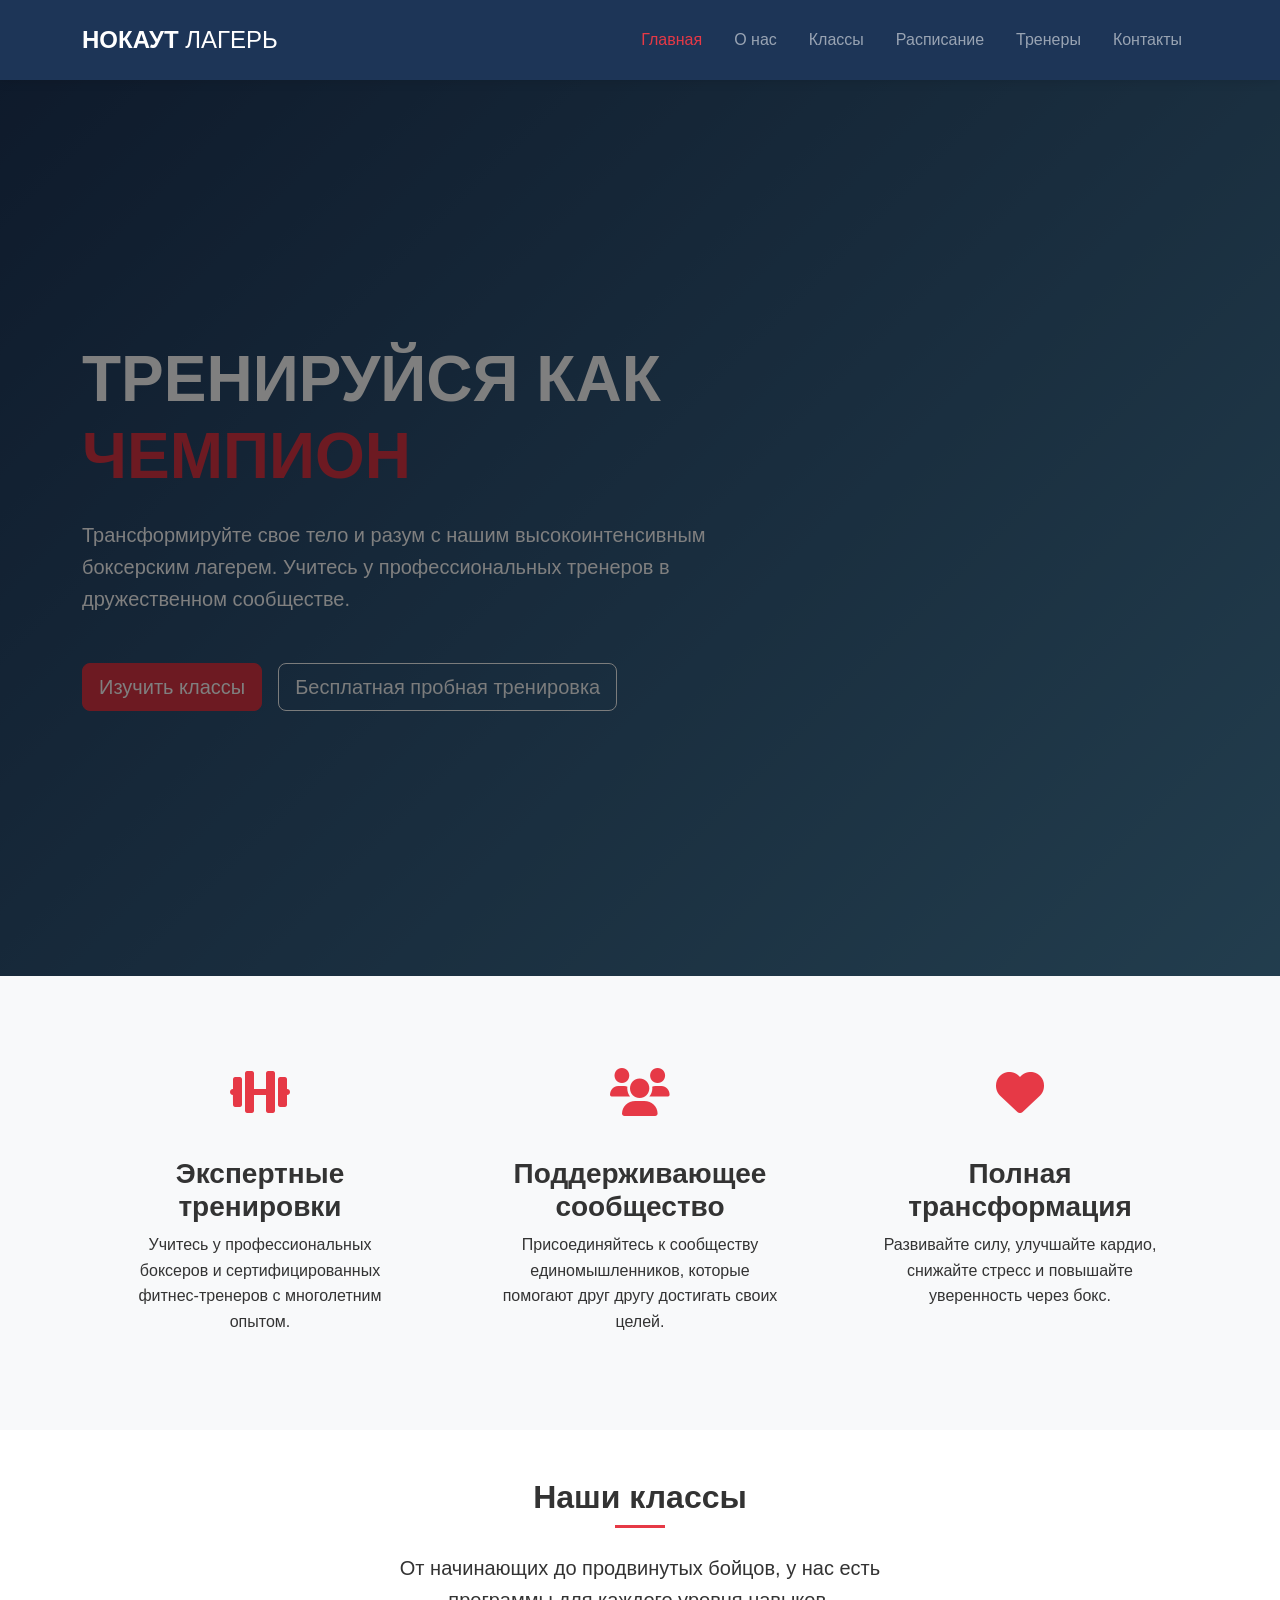
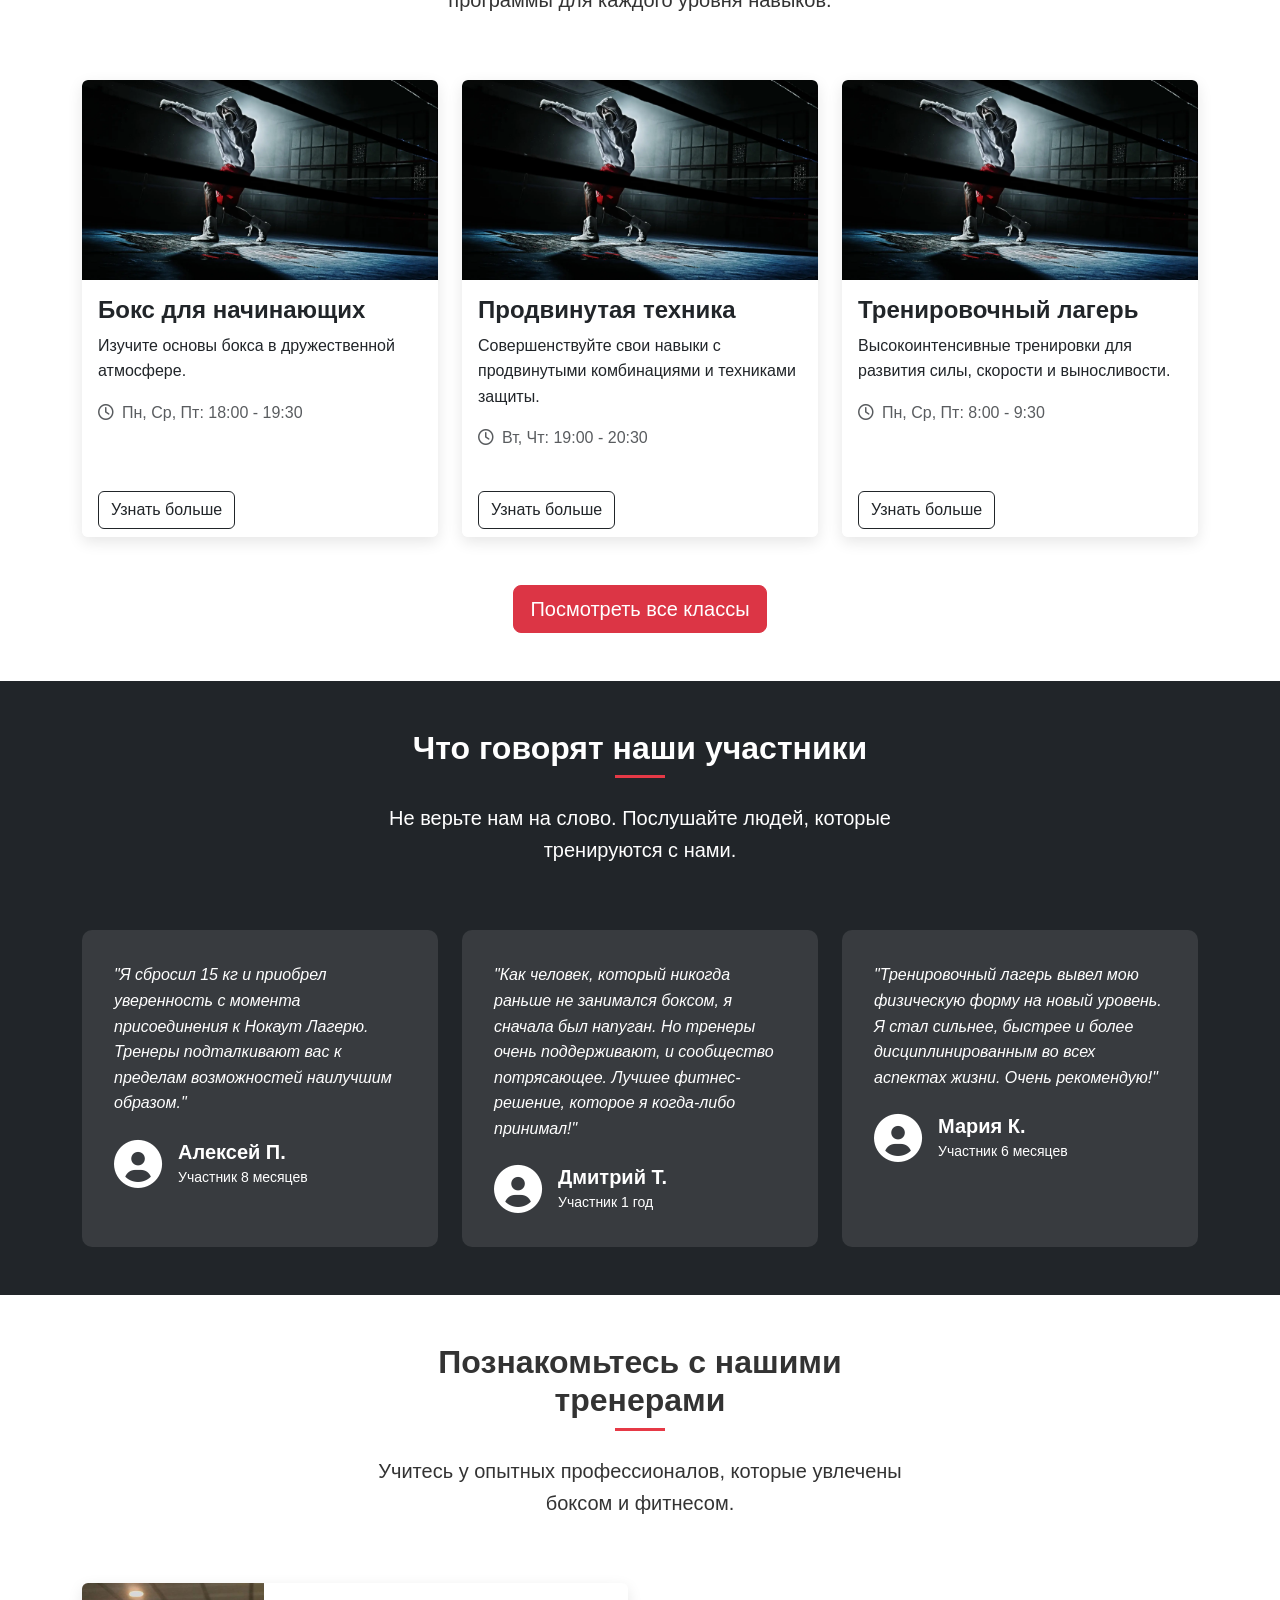
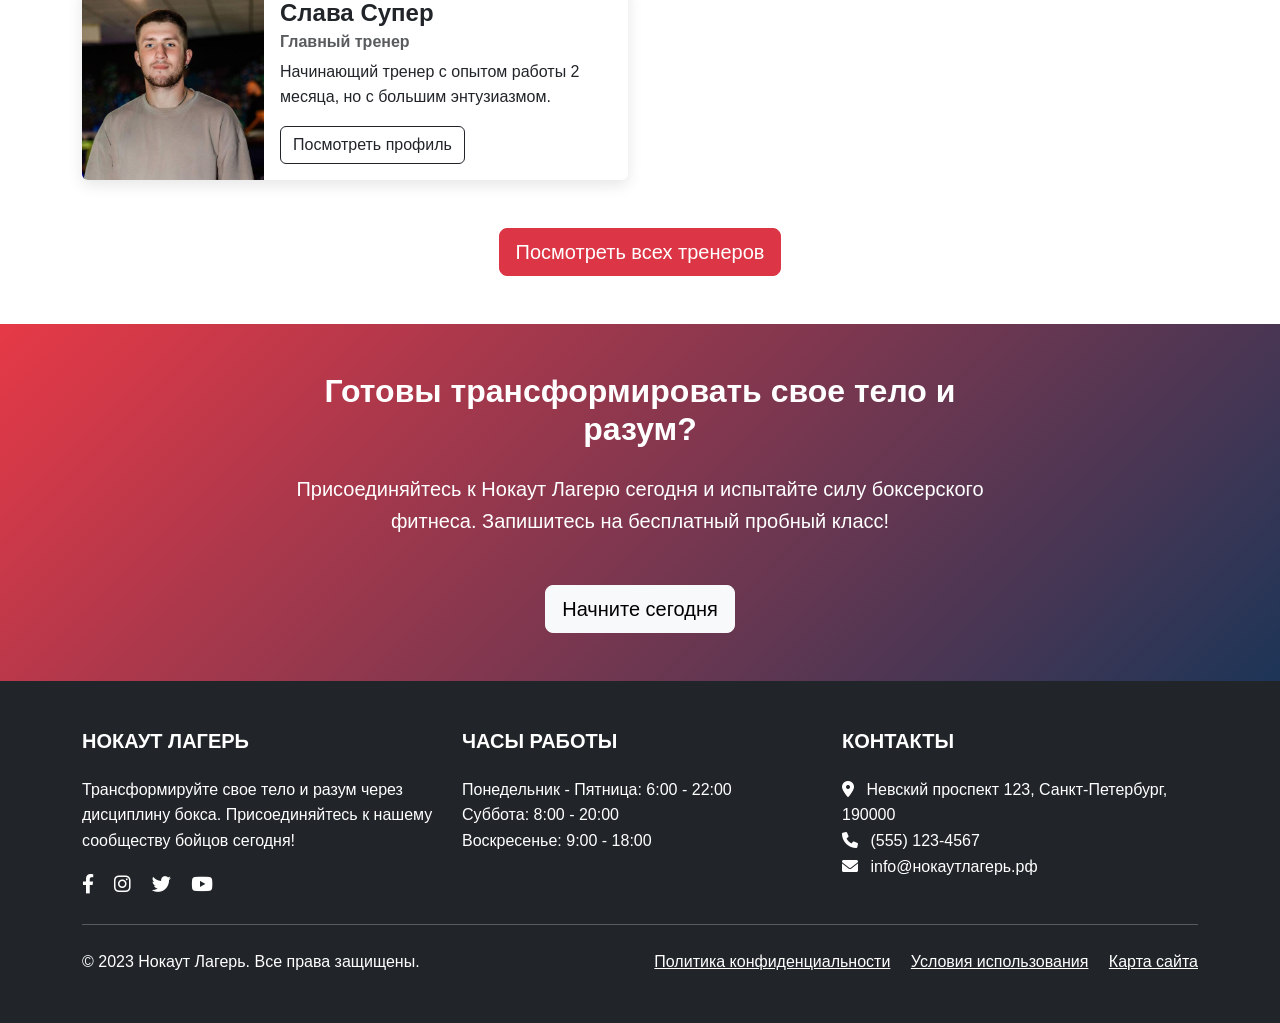
<file: index.html>
<!DOCTYPE html>
<html lang="ru">
<head>
    <meta charset="UTF-8">
    <meta name="viewport" content="width=device-width, initial-scale=1.0">
    <title>Нокаут Лагерь - Тренируйся как чемпион</title>
    <link href="https://cdn.jsdelivr.net/npm/bootstrap@5.3.0/dist/css/bootstrap.min.css" rel="stylesheet">
    <link rel="stylesheet" href="https://cdnjs.cloudflare.com/ajax/libs/font-awesome/6.0.0/css/all.min.css">
    <link rel="stylesheet" href="css/style.css">
</head>
<body>
    <!-- Навигация -->
    <nav class="navbar navbar-expand-lg navbar-dark fixed-top">
        <div class="container">
            <a class="navbar-brand" href="index.html">
                <span class="fw-bold">НОКАУТ</span> ЛАГЕРЬ
            </a>
            <button class="navbar-toggler" type="button" data-bs-toggle="collapse" data-bs-target="#navbarNav">
                <span class="navbar-toggler-icon"></span>
            </button>
            <div class="collapse navbar-collapse" id="navbarNav">
                <ul class="navbar-nav ms-auto">
                    <li class="nav-item">
                        <a class="nav-link active" href="index.html">Главная</a>
                    </li>
                    <li class="nav-item">
                        <a class="nav-link" href="about.html">О нас</a>
                    </li>
                    <li class="nav-item">
                        <a class="nav-link" href="classes.html">Классы</a>
                    </li>
                    <li class="nav-item">
                        <a class="nav-link" href="schedule.html">Расписание</a>
                    </li>
                    <li class="nav-item">
                        <a class="nav-link" href="trainers.html">Тренеры</a>
                    </li>
                    <li class="nav-item">
                        <a class="nav-link" href="contact.html">Контакты</a>
                    </li>
                </ul>
            </div>
        </div>
    </nav>

    <!-- Основной контент -->
    <!-- Секция героя -->
    <section class="hero" style="background: linear-gradient(135deg, #1d3557 0%, #457b9d 100%);">
        <div class="hero-overlay"></div>
        <div class="container h-100">
            <div class="row h-100 align-items-center">
                <div class="col-lg-8 text-white">
                    <h1 class="display-3 fw-bold mb-4">ТРЕНИРУЙСЯ КАК <span class="text-danger">ЧЕМПИОН</span></h1>
                    <p class="lead mb-5">Трансформируйте свое тело и разум с нашим высокоинтенсивным боксерским лагерем. Учитесь у профессиональных тренеров в дружественном сообществе.</p>
                    <div class="d-flex flex-wrap gap-3">
                        <a href="classes.html" class="btn btn-danger btn-lg">Изучить классы</a>
                        <a href="contact.html" class="btn btn-outline-light btn-lg">Бесплатная пробная тренировка</a>
                    </div>
                </div>
            </div>
        </div>
    </section>

    <!-- Секция особенностей -->
    <section class="py-5 bg-light">
        <div class="container">
            <div class="row text-center">
                <div class="col-md-4 mb-4 mb-md-0">
                    <div class="feature-box">
                        <div class="feature-icon">
                            <i class="fas fa-dumbbell"></i>
                        </div>
                        <h3>Экспертные тренировки</h3>
                        <p>Учитесь у профессиональных боксеров и сертифицированных фитнес-тренеров с многолетним опытом.</p>
                    </div>
                </div>
                <div class="col-md-4 mb-4 mb-md-0">
                    <div class="feature-box">
                        <div class="feature-icon">
                            <i class="fas fa-users"></i>
                        </div>
                        <h3>Поддерживающее сообщество</h3>
                        <p>Присоединяйтесь к сообществу единомышленников, которые помогают друг другу достигать своих целей.</p>
                    </div>
                </div>
                <div class="col-md-4">
                    <div class="feature-box">
                        <div class="feature-icon">
                            <i class="fas fa-heart"></i>
                        </div>
                        <h3>Полная трансформация</h3>
                        <p>Развивайте силу, улучшайте кардио, снижайте стресс и повышайте уверенность через бокс.</p>
                    </div>
                </div>
            </div>
        </div>
    </section>

    <!-- Секция предварительного просмотра классов -->
    <section class="py-5">
        <div class="container">
            <div class="row mb-5">
                <div class="col-lg-6 mx-auto text-center">
                    <h2 class="section-title">Наши классы</h2>
                    <p class="lead">От начинающих до продвинутых бойцов, у нас есть программы для каждого уровня навыков.</p>
                </div>
            </div>
            <div class="row">
                <!-- Класс 1 -->
                <div class="col-md-4 mb-4">
                    <div class="card class-card h-100">
                        <img src="img/boxing-class.jpg" class="card-img-top" alt="Бокс для начинающих">
                        <div class="card-body">
                            <h4 class="card-title">Бокс для начинающих</h4>
                            <p class="card-text">Изучите основы бокса в дружественной атмосфере.</p>
                            <p class="text-muted"><i class="far fa-clock me-2"></i>Пн, Ср, Пт: 18:00 - 19:30</p>
                        </div>
                        <div class="card-footer bg-white border-0">
                            <a href="classes.html" class="btn btn-outline-dark">Узнать больше</a>
                        </div>
                    </div>
                </div>
                <!-- Класс 2 -->
                <div class="col-md-4 mb-4">
                    <div class="card class-card h-100">
                        <img src="img/boxing-class.jpg" class="card-img-top" alt="Продвинутая техника">
                        <div class="card-body">
                            <h4 class="card-title">Продвинутая техника</h4>
                            <p class="card-text">Совершенствуйте свои навыки с продвинутыми комбинациями и техниками защиты.</p>
                            <p class="text-muted"><i class="far fa-clock me-2"></i>Вт, Чт: 19:00 - 20:30</p>
                        </div>
                        <div class="card-footer bg-white border-0">
                            <a href="classes.html" class="btn btn-outline-dark">Узнать больше</a>
                        </div>
                    </div>
                </div>
                <!-- Класс 3 -->
                <div class="col-md-4 mb-4">
                    <div class="card class-card h-100">
                        <img src="img/boxing-class.jpg" class="card-img-top" alt="Тренировочный лагерь">
                        <div class="card-body">
                            <h4 class="card-title">Тренировочный лагерь</h4>
                            <p class="card-text">Высокоинтенсивные тренировки для развития силы, скорости и выносливости.</p>
                            <p class="text-muted"><i class="far fa-clock me-2"></i>Пн, Ср, Пт: 8:00 - 9:30</p>
                        </div>
                        <div class="card-footer bg-white border-0">
                            <a href="classes.html" class="btn btn-outline-dark">Узнать больше</a>
                        </div>
                    </div>
                </div>
            </div>
            <div class="text-center mt-4">
                <a href="classes.html" class="btn btn-danger btn-lg">Посмотреть все классы</a>
            </div>
        </div>
    </section>

    <!-- Секция отзывов -->
    <section class="py-5 bg-dark text-white testimonials">
        <div class="container">
            <div class="row mb-5">
                <div class="col-lg-6 mx-auto text-center">
                    <h2 class="section-title">Что говорят наши участники</h2>
                    <p class="lead">Не верьте нам на слово. Послушайте людей, которые тренируются с нами.</p>
                </div>
            </div>
            <div class="row">
                <div class="col-md-4 mb-4 mb-md-0">
                    <div class="testimonial-card">
                        <div class="testimonial-content">
                            <p>"Я сбросил 15 кг и приобрел уверенность с момента присоединения к Нокаут Лагерю. Тренеры подталкивают вас к пределам возможностей наилучшим образом."</p>
                        </div>
                        <div class="testimonial-author d-flex align-items-center">
                            <div class="testimonial-avatar me-3">
                                <i class="fas fa-user-circle fa-3x"></i>
                            </div>
                            <div>
                                <h5 class="mb-0">Алексей П.</h5>
                                <small>Участник 8 месяцев</small>
                            </div>
                        </div>
                    </div>
                </div>
                <div class="col-md-4 mb-4 mb-md-0">
                    <div class="testimonial-card">
                        <div class="testimonial-content">
                            <p>"Как человек, который никогда раньше не занимался боксом, я сначала был напуган. Но тренеры очень поддерживают, и сообщество потрясающее. Лучшее фитнес-решение, которое я когда-либо принимал!"</p>
                        </div>
                        <div class="testimonial-author d-flex align-items-center">
                            <div class="testimonial-avatar me-3">
                                <i class="fas fa-user-circle fa-3x"></i>
                            </div>
                            <div>
                                <h5 class="mb-0">Дмитрий Т.</h5>
                                <small>Участник 1 год</small>
                            </div>
                        </div>
                    </div>
                </div>
                <div class="col-md-4">
                    <div class="testimonial-card">
                        <div class="testimonial-content">
                            <p>"Тренировочный лагерь вывел мою физическую форму на новый уровень. Я стал сильнее, быстрее и более дисциплинированным во всех аспектах жизни. Очень рекомендую!"</p>
                        </div>
                        <div class="testimonial-author d-flex align-items-center">
                            <div class="testimonial-avatar me-3">
                                <i class="fas fa-user-circle fa-3x"></i>
                            </div>
                            <div>
                                <h5 class="mb-0">Мария К.</h5>
                                <small>Участник 6 месяцев</small>
                            </div>
                        </div>
                    </div>
                </div>
            </div>
        </div>
    </section>

    <!-- Секция предварительного просмотра тренеров -->
    <section class="py-5">
        <div class="container">
            <div class="row mb-5">
                <div class="col-lg-6 mx-auto text-center">
                    <h2 class="section-title">Познакомьтесь с нашими тренерами</h2>
                    <p class="lead">Учитесь у опытных профессионалов, которые увлечены боксом и фитнесом.</p>
                </div>
            </div>
            <div class="row">
                <div class="col-md-6 mb-4">
                    <div class="card trainer-card h-100">
                        <div class="row g-0">
                            <div class="col-md-4">
                                <img src="img/mike.jpg" class="img-fluid rounded-start h-100 object-fit-cover" alt="Слава Супер">
                            </div>
                            <div class="col-md-8">
                                <div class="card-body">
                                    <h4 class="card-title">Слава Супер</h4>
                                    <h6 class="card-subtitle mb-2 text-muted">Главный тренер</h6>
                                    <p class="card-text">Начинающий тренер с опытом работы 2 месяца, но с большим энтузиазмом.</p>
                                    <a href="trainers.html" class="btn btn-outline-dark">Посмотреть профиль</a>
                                </div>
                            </div>
                        </div>
                    </div>
                </div>
            </div>
            <div class="text-center mt-4">
                <a href="trainers.html" class="btn btn-danger btn-lg">Посмотреть всех тренеров</a>
            </div>
        </div>
    </section>

    <!-- Секция призыва к действию -->
    <section class="cta py-5" style="background: linear-gradient(135deg, #e63946 0%, #1d3557 100%); color: white;">
        <div class="container">
            <div class="row">
                <div class="col-lg-8 mx-auto text-center text-white">
                    <h2 class="mb-4">Готовы трансформировать свое тело и разум?</h2>
                    <p class="lead mb-5">Присоединяйтесь к Нокаут Лагерю сегодня и испытайте силу боксерского фитнеса. Запишитесь на бесплатный пробный класс!</p>
                    <a href="contact.html" class="btn btn-light btn-lg">Начните сегодня</a>
                </div>
            </div>
        </div>
    </section>

    <!-- Подвал -->
    <footer class="bg-dark text-white py-5">
        <div class="container">
            <div class="row">
                <div class="col-md-4 mb-4 mb-md-0">
                    <h5 class="text-uppercase mb-4">Нокаут Лагерь</h5>
                    <p>Трансформируйте свое тело и разум через дисциплину бокса. Присоединяйтесь к нашему сообществу бойцов сегодня!</p>
                    <div class="social-icons">
                        <a href="#" class="me-3"><i class="fab fa-facebook-f"></i></a>
                        <a href="#" class="me-3"><i class="fab fa-instagram"></i></a>
                        <a href="#" class="me-3"><i class="fab fa-twitter"></i></a>
                        <a href="#"><i class="fab fa-youtube"></i></a>
                    </div>
                </div>
                <div class="col-md-4 mb-4 mb-md-0">
                    <h5 class="text-uppercase mb-4">Часы работы</h5>
                    <ul class="list-unstyled">
                        <li>Понедельник - Пятница: 6:00 - 22:00</li>
                        <li>Суббота: 8:00 - 20:00</li>
                        <li>Воскресенье: 9:00 - 18:00</li>
                    </ul>
                </div>
                <div class="col-md-4">
                    <h5 class="text-uppercase mb-4">Контакты</h5>
                    <ul class="list-unstyled">
                        <li><i class="fas fa-map-marker-alt me-2"></i> Невский проспект 123, Санкт-Петербург, 190000</li>
                        <li><i class="fas fa-phone me-2"></i> (555) 123-4567</li>
                        <li><i class="fas fa-envelope me-2"></i> info@нокаутлагерь.рф</li>
                    </ul>
                </div>
            </div>
            <hr class="my-4">
            <div class="row align-items-center">
                <div class="col-md-6 text-center text-md-start">
                    <p class="mb-0">&copy; 2023 Нокаут Лагерь. Все права защищены.</p>
                </div>
                <div class="col-md-6 text-center text-md-end">
                    <a href="#" class="text-white me-3">Политика конфиденциальности</a>
                    <a href="#" class="text-white me-3">Условия использования</a>
                    <a href="#" class="text-white">Карта сайта</a>
                </div>
            </div>
        </div>
    </footer>

    <script src="https://cdn.jsdelivr.net/npm/bootstrap@5.3.0/dist/js/bootstrap.bundle.min.js"></script>
    <script src="js/main.js"></script>
</body>
</html>
</file>
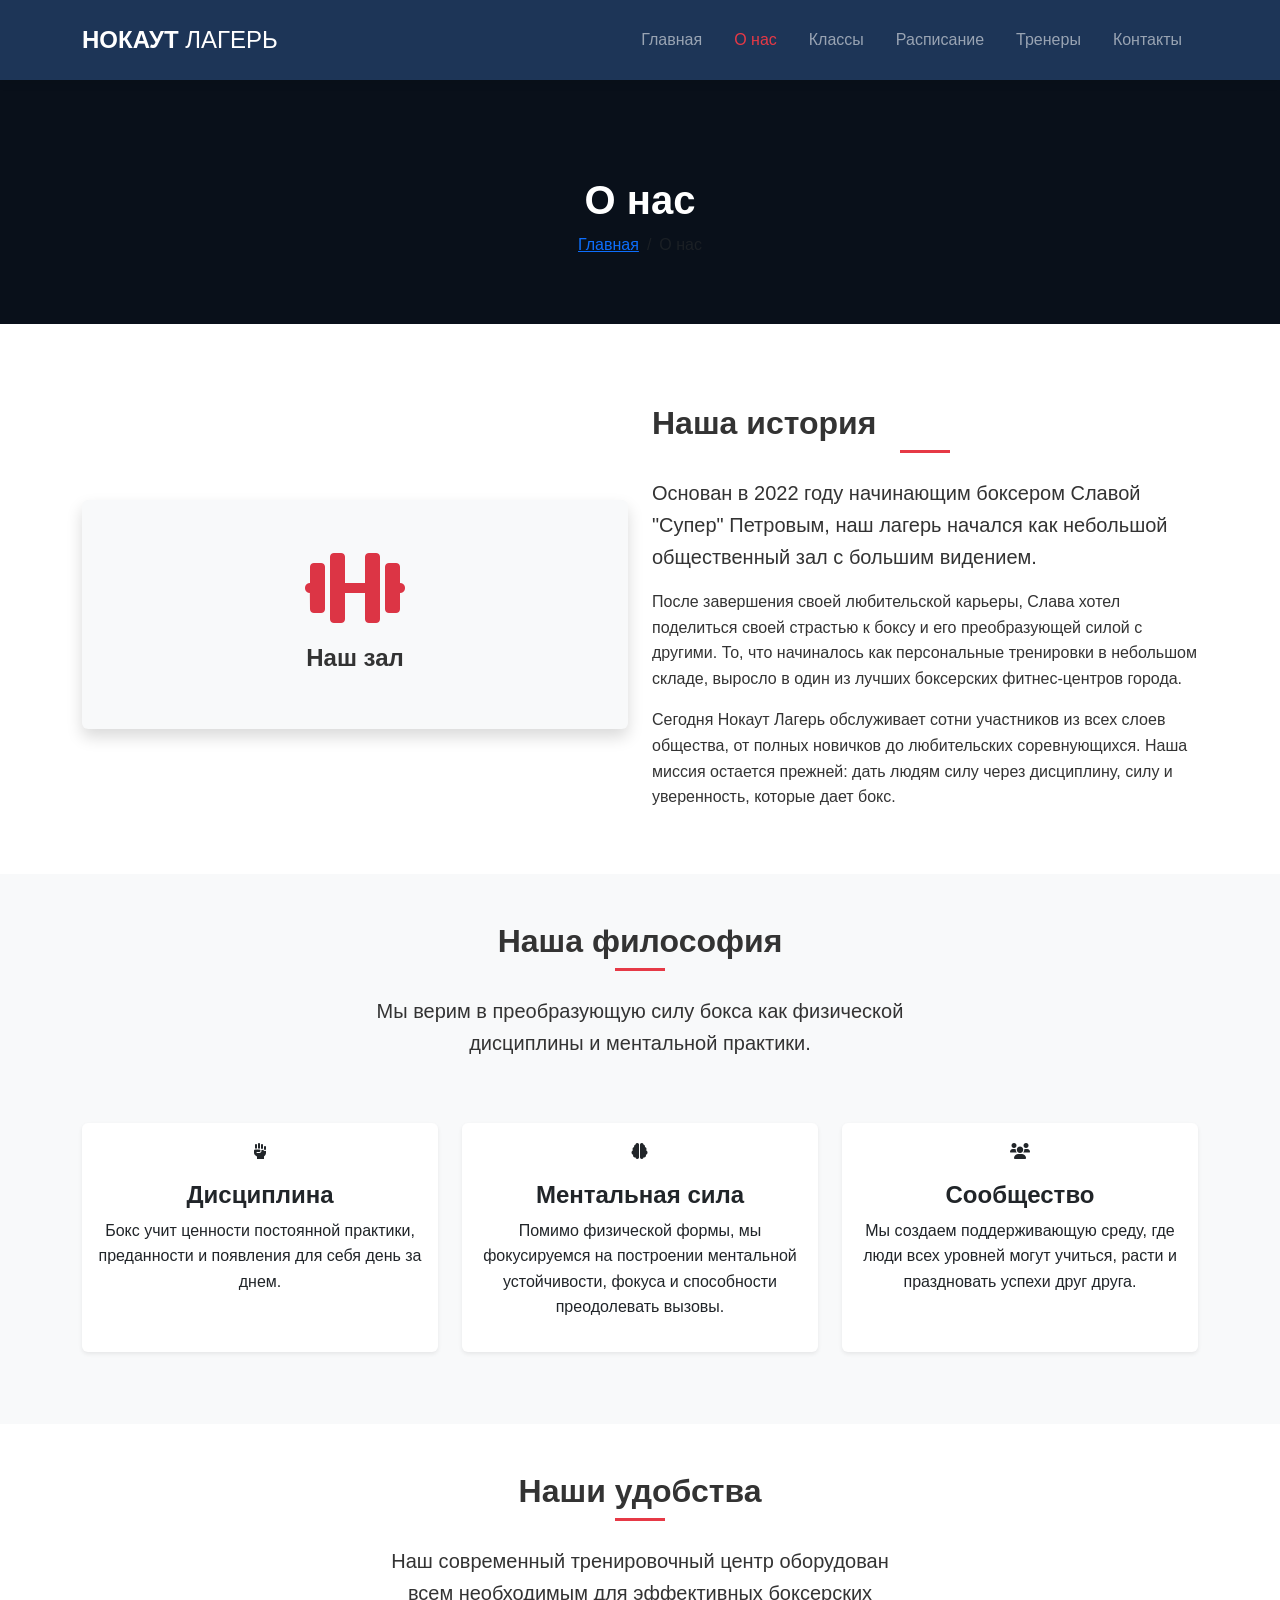
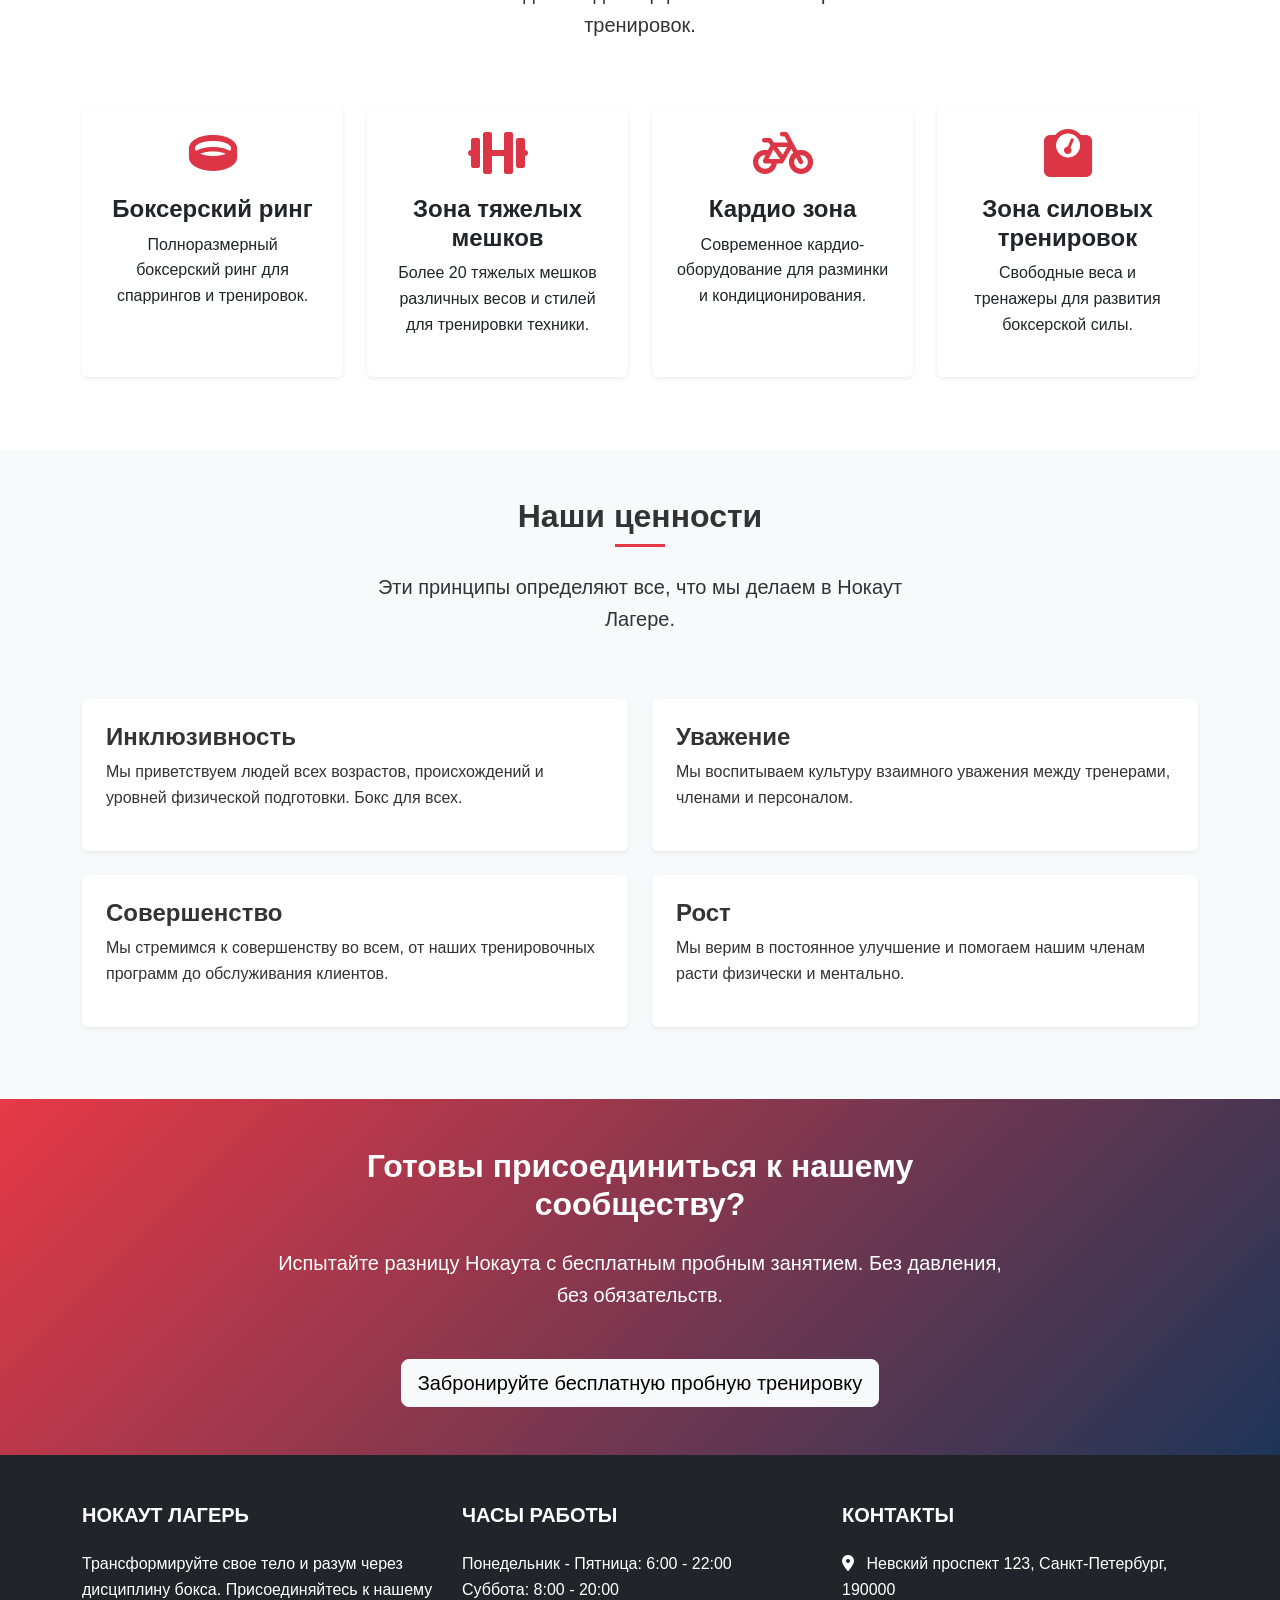
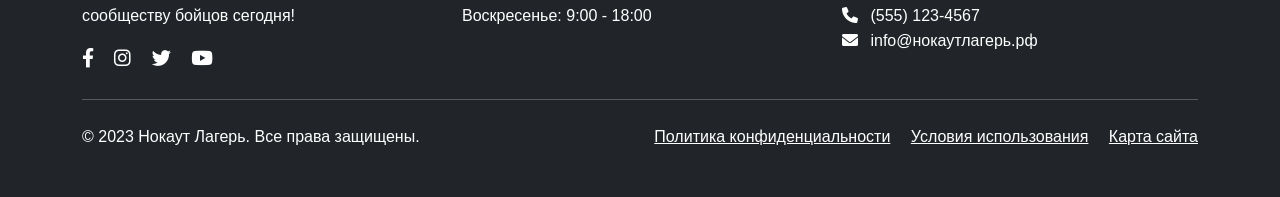
<file: about.html>
<!DOCTYPE html>
<html lang="ru">
<head>
    <meta charset="UTF-8">
    <meta name="viewport" content="width=device-width, initial-scale=1.0">
    <title>О нас - Нокаут Лагерь</title>
    <link href="https://cdn.jsdelivr.net/npm/bootstrap@5.3.0/dist/css/bootstrap.min.css" rel="stylesheet">
    <link rel="stylesheet" href="https://cdnjs.cloudflare.com/ajax/libs/font-awesome/6.0.0/css/all.min.css">
    <link rel="stylesheet" href="css/style.css">
</head>
<body>
    <!-- Навигация -->
    <nav class="navbar navbar-expand-lg navbar-dark fixed-top">
        <div class="container">
            <a class="navbar-brand" href="index.html">
                <span class="fw-bold">НОКАУТ</span> ЛАГЕРЬ
            </a>
            <button class="navbar-toggler" type="button" data-bs-toggle="collapse" data-bs-target="#navbarNav">
                <span class="navbar-toggler-icon"></span>
            </button>
            <div class="collapse navbar-collapse" id="navbarNav">
                <ul class="navbar-nav ms-auto">
                    <li class="nav-item">
                        <a class="nav-link" href="index.html">Главная</a>
                    </li>
                    <li class="nav-item">
                        <a class="nav-link active" href="about.html">О нас</a>
                    </li>
                    <li class="nav-item">
                        <a class="nav-link" href="classes.html">Классы</a>
                    </li>
                    <li class="nav-item">
                        <a class="nav-link" href="schedule.html">Расписание</a>
                    </li>
                    <li class="nav-item">
                        <a class="nav-link" href="trainers.html">Тренеры</a>
                    </li>
                    <li class="nav-item">
                        <a class="nav-link" href="contact.html">Контакты</a>
                    </li>
                </ul>
            </div>
        </div>
    </nav>

    <!-- Основной контент -->
    <!-- Заголовок страницы -->
    <section class="page-header">
        <div class="container">
            <div class="row">
                <div class="col-12 text-center">
                    <h1>О нас</h1>
                    <nav aria-label="breadcrumb">
                        <ol class="breadcrumb justify-content-center">
                            <li class="breadcrumb-item"><a href="index.html">Главная</a></li>
                            <li class="breadcrumb-item active" aria-current="page">О нас</li>
                        </ol>
                    </nav>
                </div>
            </div>
        </div>
    </section>

    <!-- Секция нашей истории -->
    <section class="py-5">
        <div class="container">
            <div class="row align-items-center">
                <div class="col-lg-6 mb-4 mb-lg-0 text-center">
                    <div class="about-image-placeholder p-5 bg-light rounded shadow">
                        <i class="fas fa-dumbbell fa-5x text-danger"></i>
                        <h4 class="mt-3">Наш зал</h4>
                    </div>
                </div>
                <div class="col-lg-6">
                    <h2 class="section-title">Наша история</h2>
                    <p class="lead">Основан в 2022 году начинающим боксером Славой "Супер" Петровым, наш лагерь начался как небольшой общественный зал с большим видением.</p>
                    <p>После завершения своей любительской карьеры, Слава хотел поделиться своей страстью к боксу и его преобразующей силой с другими. То, что начиналось как персональные тренировки в небольшом складе, выросло в один из лучших боксерских фитнес-центров города.</p>
                    <p>Сегодня Нокаут Лагерь обслуживает сотни участников из всех слоев общества, от полных новичков до любительских соревнующихся. Наша миссия остается прежней: дать людям силу через дисциплину, силу и уверенность, которые дает бокс.</p>
                </div>
            </div>
        </div>
    </section>

    <!-- Секция нашей философии -->
    <section class="py-5 bg-light">
        <div class="container">
            <div class="row mb-5">
                <div class="col-lg-6 mx-auto text-center">
                    <h2 class="section-title">Наша философия</h2>
                    <p class="lead">Мы верим в преобразующую силу бокса как физической дисциплины и ментальной практики.</p>
                </div>
            </div>
            <div class="row">
                <div class="col-md-4 mb-4">
                    <div class="card h-100 border-0 shadow-sm">
                        <div class="card-body text-center">
                            <div class="philosophy-icon mb-3">
                                <i class="fas fa-fist-raised"></i>
                            </div>
                            <h4>Дисциплина</h4>
                            <p>Бокс учит ценности постоянной практики, преданности и появления для себя день за днем.</p>
                        </div>
                    </div>
                </div>
                <div class="col-md-4 mb-4">
                    <div class="card h-100 border-0 shadow-sm">
                        <div class="card-body text-center">
                            <div class="philosophy-icon mb-3">
                                <i class="fas fa-brain"></i>
                            </div>
                            <h4>Ментальная сила</h4>
                            <p>Помимо физической формы, мы фокусируемся на построении ментальной устойчивости, фокуса и способности преодолевать вызовы.</p>
                        </div>
                    </div>
                </div>
                <div class="col-md-4 mb-4">
                    <div class="card h-100 border-0 shadow-sm">
                        <div class="card-body text-center">
                            <div class="philosophy-icon mb-3">
                                <i class="fas fa-users"></i>
                            </div>
                            <h4>Сообщество</h4>
                            <p>Мы создаем поддерживающую среду, где люди всех уровней могут учиться, расти и праздновать успехи друг друга.</p>
                        </div>
                    </div>
                </div>
            </div>
        </div>
    </section>

    <!-- Секция наших удобств -->
    <section class="py-5">
        <div class="container">
            <div class="row mb-5">
                <div class="col-lg-6 mx-auto text-center">
                    <h2 class="section-title">Наши удобства</h2>
                    <p class="lead">Наш современный тренировочный центр оборудован всем необходимым для эффективных боксерских тренировок.</p>
                </div>
            </div>
            <div class="row">
                <div class="col-md-6 col-lg-3 mb-4">
                    <div class="card h-100 border-0 shadow-sm text-center p-4">
                        <div class="facility-icon mb-3">
                            <i class="fas fa-ring fa-3x text-danger"></i>
                        </div>
                        <h4>Боксерский ринг</h4>
                        <p>Полноразмерный боксерский ринг для спаррингов и тренировок.</p>
                    </div>
                </div>
                <div class="col-md-6 col-lg-3 mb-4">
                    <div class="card h-100 border-0 shadow-sm text-center p-4">
                        <div class="facility-icon mb-3">
                            <i class="fas fa-dumbbell fa-3x text-danger"></i>
                        </div>
                        <h4>Зона тяжелых мешков</h4>
                        <p>Более 20 тяжелых мешков различных весов и стилей для тренировки техники.</p>
                    </div>
                </div>
                <div class="col-md-6 col-lg-3 mb-4">
                    <div class="card h-100 border-0 shadow-sm text-center p-4">
                        <div class="facility-icon mb-3">
                            <i class="fas fa-bicycle fa-3x text-danger"></i>
                        </div>
                        <h4>Кардио зона</h4>
                        <p>Современное кардио-оборудование для разминки и кондиционирования.</p>
                    </div>
                </div>
                <div class="col-md-6 col-lg-3 mb-4">
                    <div class="card h-100 border-0 shadow-sm text-center p-4">
                        <div class="facility-icon mb-3">
                            <i class="fas fa-weight fa-3x text-danger"></i>
                        </div>
                        <h4>Зона силовых тренировок</h4>
                        <p>Свободные веса и тренажеры для развития боксерской силы.</p>
                    </div>
                </div>
            </div>
        </div>
    </section>

    <!-- Секция наших ценностей -->
    <section class="py-5 bg-light">
        <div class="container">
            <div class="row mb-5">
                <div class="col-lg-6 mx-auto text-center">
                    <h2 class="section-title">Наши ценности</h2>
                    <p class="lead">Эти принципы определяют все, что мы делаем в Нокаут Лагере.</p>
                </div>
            </div>
            <div class="row">
                <div class="col-md-6 mb-4">
                    <div class="value-card bg-white rounded shadow-sm">
                        <h4>Инклюзивность</h4>
                        <p>Мы приветствуем людей всех возрастов, происхождений и уровней физической подготовки. Бокс для всех.</p>
                    </div>
                </div>
                <div class="col-md-6 mb-4">
                    <div class="value-card bg-white rounded shadow-sm">
                        <h4>Уважение</h4>
                        <p>Мы воспитываем культуру взаимного уважения между тренерами, членами и персоналом.</p>
                    </div>
                </div>
                <div class="col-md-6 mb-4">
                    <div class="value-card bg-white rounded shadow-sm">
                        <h4>Совершенство</h4>
                        <p>Мы стремимся к совершенству во всем, от наших тренировочных программ до обслуживания клиентов.</p>
                    </div>
                </div>
                <div class="col-md-6 mb-4">
                    <div class="value-card bg-white rounded shadow-sm">
                        <h4>Рост</h4>
                        <p>Мы верим в постоянное улучшение и помогаем нашим членам расти физически и ментально.</p>
                    </div>
                </div>
            </div>
        </div>
    </section>

    <!-- Секция призыва к действию -->
    <section class="py-5 cta">
        <div class="container">
            <div class="row">
                <div class="col-lg-8 mx-auto text-center text-white">
                    <h2 class="mb-4">Готовы присоединиться к нашему сообществу?</h2>
                    <p class="lead mb-5">Испытайте разницу Нокаута с бесплатным пробным занятием. Без давления, без обязательств.</p>
                    <a href="contact.html" class="btn btn-light btn-lg">Забронируйте бесплатную пробную тренировку</a>
                </div>
            </div>
        </div>
    </section>

    <!-- Подвал -->
    <footer class="bg-dark text-white py-5">
        <div class="container">
            <div class="row">
                <div class="col-md-4 mb-4 mb-md-0">
                    <h5 class="text-uppercase mb-4">Нокаут Лагерь</h5>
                    <p>Трансформируйте свое тело и разум через дисциплину бокса. Присоединяйтесь к нашему сообществу бойцов сегодня!</p>
                    <div class="social-icons">
                        <a href="#" class="me-3"><i class="fab fa-facebook-f"></i></a>
                        <a href="#" class="me-3"><i class="fab fa-instagram"></i></a>
                        <a href="#" class="me-3"><i class="fab fa-twitter"></i></a>
                        <a href="#"><i class="fab fa-youtube"></i></a>
                    </div>
                </div>
                <div class="col-md-4 mb-4 mb-md-0">
                    <h5 class="text-uppercase mb-4">Часы работы</h5>
                    <ul class="list-unstyled">
                        <li>Понедельник - Пятница: 6:00 - 22:00</li>
                        <li>Суббота: 8:00 - 20:00</li>
                        <li>Воскресенье: 9:00 - 18:00</li>
                    </ul>
                </div>
                <div class="col-md-4">
                    <h5 class="text-uppercase mb-4">Контакты</h5>
                    <ul class="list-unstyled">
                        <li><i class="fas fa-map-marker-alt me-2"></i> Невский проспект 123, Санкт-Петербург, 190000</li>
                        <li><i class="fas fa-phone me-2"></i> (555) 123-4567</li>
                        <li><i class="fas fa-envelope me-2"></i> info@нокаутлагерь.рф</li>
                    </ul>
                </div>
            </div>
            <hr class="my-4">
            <div class="row align-items-center">
                <div class="col-md-6 text-center text-md-start">
                    <p class="mb-0">&copy; 2023 Нокаут Лагерь. Все права защищены.</p>
                </div>
                <div class="col-md-6 text-center text-md-end">
                    <a href="#" class="text-white me-3">Политика конфиденциальности</a>
                    <a href="#" class="text-white me-3">Условия использования</a>
                    <a href="#" class="text-white">Карта сайта</a>
                </div>
            </div>
        </div>
    </footer>

    <script src="https://cdn.jsdelivr.net/npm/bootstrap@5.3.0/dist/js/bootstrap.bundle.min.js"></script>
    <script src="js/main.js"></script>
</body>
</html>
</file>
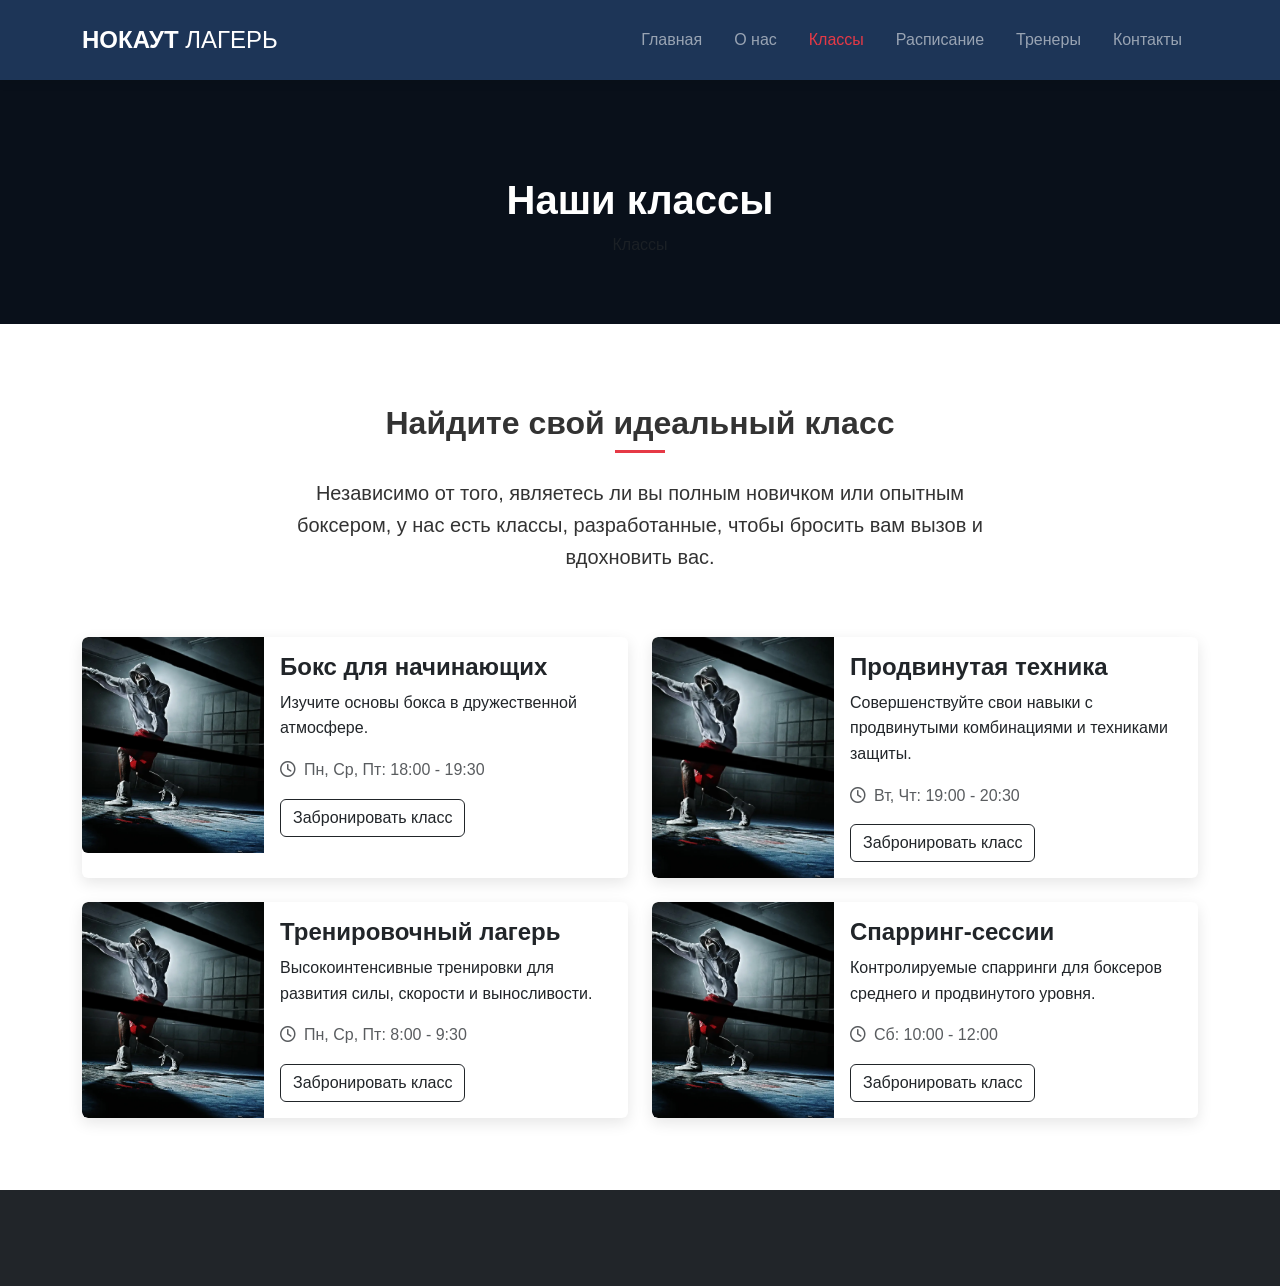
<file: classes.html>
<!DOCTYPE html>
<html lang="ru">
<head>
    <meta charset="UTF-8">
    <meta name="viewport" content="width=device-width, initial-scale=1.0">
    <title>Наши классы - Нокаут Лагерь</title>
    <link href="https://cdn.jsdelivr.net/npm/bootstrap@5.3.0/dist/css/bootstrap.min.css" rel="stylesheet">
    <link rel="stylesheet" href="https://cdnjs.cloudflare.com/ajax/libs/font-awesome/6.0.0/css/all.min.css">
    <link rel="stylesheet" href="css/style.css">
</head>
<body>
    <!-- Навигация -->
    <nav class="navbar navbar-expand-lg navbar-dark fixed-top">
        <div class="container">
            <a class="navbar-brand" href="index.html">
                <span class="fw-bold">НОКАУТ</span> ЛАГЕРЬ
            </a>
            <button class="navbar-toggler" type="button" data-bs-toggle="collapse" data-bs-target="#navbarNav">
                <span class="navbar-toggler-icon"></span>
            </button>
            <div class="collapse navbar-collapse" id="navbarNav">
                <ul class="navbar-nav ms-auto">
                    <li class="nav-item">
                        <a class="nav-link" href="index.html">Главная</a>
                    </li>
                    <li class="nav-item">
                        <a class="nav-link" href="about.html">О нас</a>
                    </li>
                    <li class="nav-item">
                        <a class="nav-link active" href="classes.html">Классы</a>
                    </li>
                    <li class="nav-item">
                        <a class="nav-link" href="schedule.html">Расписание</a>
                    </li>
                    <li class="nav-item">
                        <a class="nav-link" href="trainers.html">Тренеры</a>
                    </li>
                    <li class="nav-item">
                        <a class="nav-link" href="contact.html">Контакты</a>
                    </li>
                </ul>
            </div>
        </div>
    </nav>

    <!-- Заголовок страницы -->
    <section class="page-header">
        <div class="container">
            <div class="row">
                <div class="col-12 text-center">
                    <h1>Наши классы</h1>
                    <nav aria-label="breadcrumb">
                        <ol class="breadcrumb justify-content-center">
                            <li class="breadcrumb-item active" aria-current="page">Классы</li>
                        </ol>
                    </nav>
                </div>
            </div>
        </div>
    </section>

    <!-- Секция классов -->
    <section class="py-5">
        <div class="container">
            <div class="row mb-5">
                <div class="col-lg-8 mx-auto text-center">
                    <h2 class="section-title">Найдите свой идеальный класс</h2>
                    <p class="lead">Независимо от того, являетесь ли вы полным новичком или опытным боксером, у нас есть классы, разработанные, чтобы бросить вам вызов и вдохновить вас.</p>
                </div>
            </div>
            
            <div class="row">
                <!-- Класс 1 -->
                <div class="col-md-6 mb-4">
                    <div class="card class-card h-100">
                        <div class="row g-0">
                            <div class="col-md-4">
                                <img src="img/boxing-class.jpg" class="img-fluid rounded-start h-100 object-fit-cover" alt="Бокс для начинающих">
                            </div>
                            <div class="col-md-8">
                                <div class="card-body">
                                    <h4 class="card-title">Бокс для начинающих</h4>
                                    <p class="card-text">Изучите основы бокса в дружественной атмосфере.</p>
                                    <p class="text-muted"><i class="far fa-clock me-2"></i>Пн, Ср, Пт: 18:00 - 19:30</p>
                                    <a href="schedule.html" class="btn btn-outline-dark">Забронировать класс</a>
                                </div>
                            </div>
                        </div>
                    </div>
                </div>
                
                <!-- Класс 2 -->
                <div class="col-md-6 mb-4">
                    <div class="card class-card h-100">
                        <div class="row g-0">
                            <div class="col-md-4">
                                <img src="img/boxing-class.jpg" class="img-fluid rounded-start h-100 object-fit-cover" alt="Продвинутая техника">
                            </div>
                            <div class="col-md-8">
                                <div class="card-body">
                                    <h4 class="card-title">Продвинутая техника</h4>
                                    <p class="card-text">Совершенствуйте свои навыки с продвинутыми комбинациями и техниками защиты.</p>
                                    <p class="text-muted"><i class="far fa-clock me-2"></i>Вт, Чт: 19:00 - 20:30</p>
                                    <a href="schedule.html" class="btn btn-outline-dark">Забронировать класс</a>
                                </div>
                            </div>
                        </div>
                    </div>
                </div>
                
                <!-- Класс 3 -->
                <div class="col-md-6 mb-4">
                    <div class="card class-card h-100">
                        <div class="row g-0">
                            <div class="col-md-4">
                                <img src="img/boxing-class.jpg" class="img-fluid rounded-start h-100 object-fit-cover" alt="Тренировочный лагерь">
                            </div>
                            <div class="col-md-8">
                                <div class="card-body">
                                    <h4 class="card-title">Тренировочный лагерь</h4>
                                    <p class="card-text">Высокоинтенсивные тренировки для развития силы, скорости и выносливости.</p>
                                    <p class="text-muted"><i class="far fa-clock me-2"></i>Пн, Ср, Пт: 8:00 - 9:30</p>
                                    <a href="schedule.html" class="btn btn-outline-dark">Забронировать класс</a>
                                </div>
                            </div>
                        </div>
                    </div>
                </div>
                
                <!-- Класс 4 -->
                <div class="col-md-6 mb-4">
                    <div class="card class-card h-100">
                        <div class="row g-0">
                            <div class="col-md-4">
                                <img src="img/boxing-class.jpg" class="img-fluid rounded-start h-100 object-fit-cover" alt="Спарринг-сессии">
                            </div>
                            <div class="col-md-8">
                                <div class="card-body">
                                    <h4 class="card-title">Спарринг-сессии</h4>
                                    <p class="card-text">Контролируемые спарринги для боксеров среднего и продвинутого уровня.</p>
                                    <p class="text-muted"><i class="far fa-clock me-2"></i>Сб: 10:00 - 12:00</p>
                                    <a href="schedule.html" class="btn btn-outline-dark">Забронировать класс</a>
                                </div>
                            </div>
                        </div>
                    </div>
                </div>
            </div>
        </div>
    </section>

    <!-- Остальной контент... -->

    <!-- Подвал -->
    <footer class="bg-dark text-white py-5">
        <!-- Содержимое подвала... -->
    </footer>

    <script src="https://cdn.jsdelivr.net/npm/bootstrap@5.3.0/dist/js/bootstrap.bundle.min.js"></script>
    <script src="js/main.js"></script>
</body>
</html>
</file>
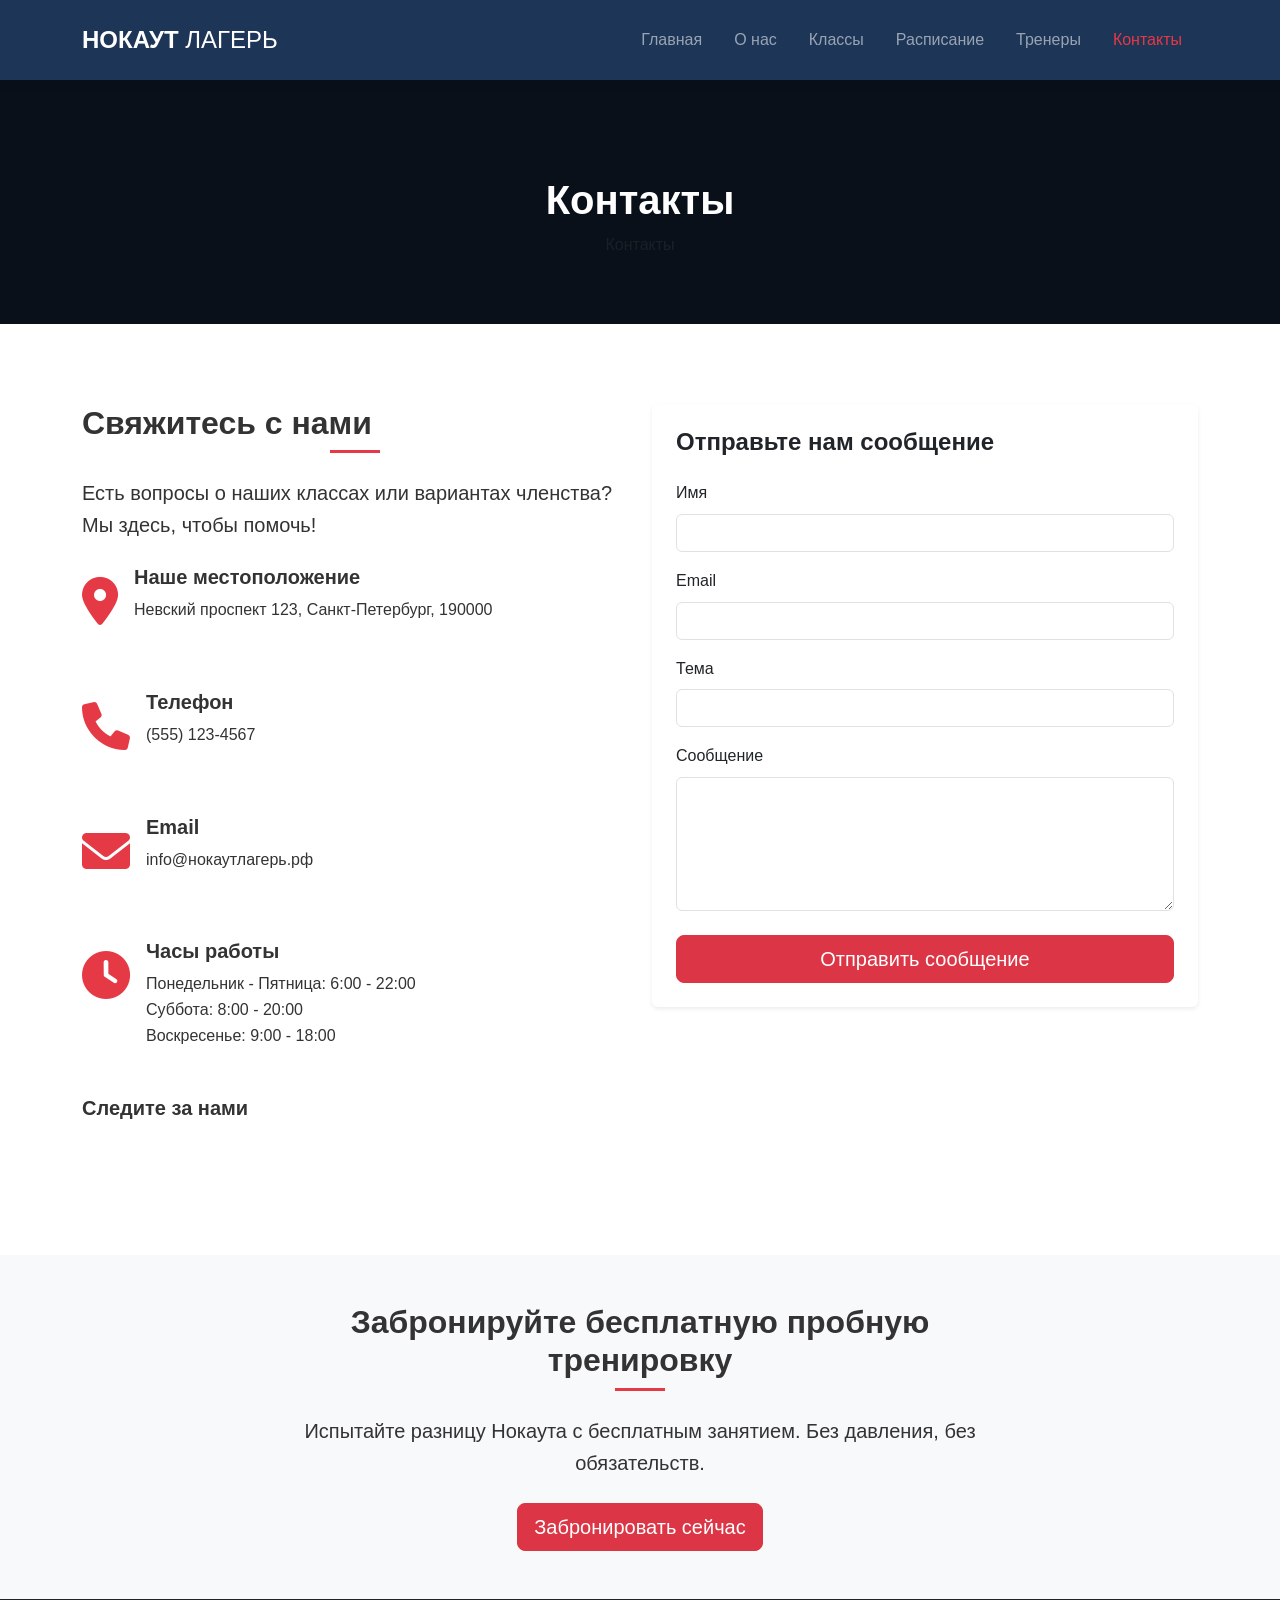
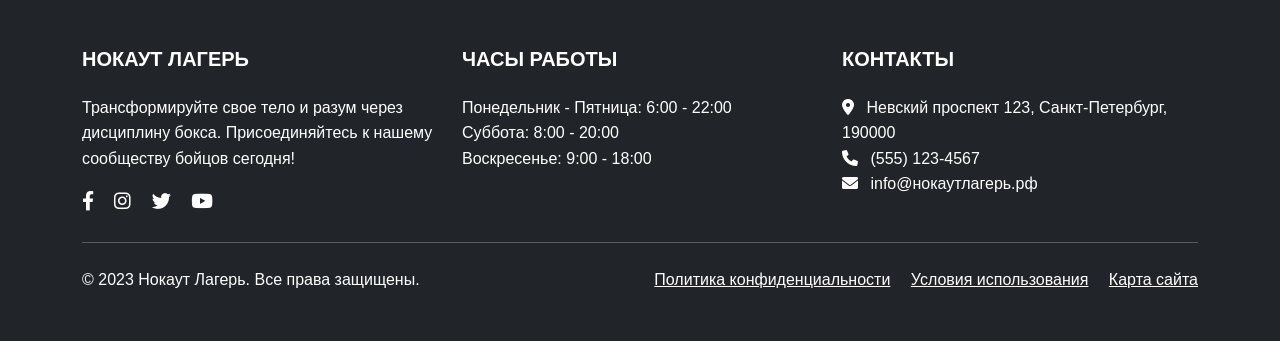
<file: contact.html>
<!DOCTYPE html>
<html lang="ru">
<head>
    <meta charset="UTF-8">
    <meta name="viewport" content="width=device-width, initial-scale=1.0">
    <title>Контакты - Нокаут Лагерь</title>
    <link href="https://cdn.jsdelivr.net/npm/bootstrap@5.3.0/dist/css/bootstrap.min.css" rel="stylesheet">
    <link rel="stylesheet" href="https://cdnjs.cloudflare.com/ajax/libs/font-awesome/6.0.0/css/all.min.css">
    <link rel="stylesheet" href="css/style.css">
</head>
<body>
    <!-- Навигация -->
    <nav class="navbar navbar-expand-lg navbar-dark fixed-top">
        <div class="container">
            <a class="navbar-brand" href="index.html">
                <span class="fw-bold">НОКАУТ</span> ЛАГЕРЬ
            </a>
            <button class="navbar-toggler" type="button" data-bs-toggle="collapse" data-bs-target="#navbarNav">
                <span class="navbar-toggler-icon"></span>
            </button>
            <div class="collapse navbar-collapse" id="navbarNav">
                <ul class="navbar-nav ms-auto">
                    <li class="nav-item">
                        <a class="nav-link" href="index.html">Главная</a>
                    </li>
                    <li class="nav-item">
                        <a class="nav-link" href="about.html">О нас</a>
                    </li>
                    <li class="nav-item">
                        <a class="nav-link" href="classes.html">Классы</a>
                    </li>
                    <li class="nav-item">
                        <a class="nav-link" href="schedule.html">Расписание</a>
                    </li>
                    <li class="nav-item">
                        <a class="nav-link" href="trainers.html">Тренеры</a>
                    </li>
                    <li class="nav-item">
                        <a class="nav-link active" href="contact.html">Контакты</a>
                    </li>
                </ul>
            </div>
        </div>
    </nav>

    <!-- Заголовок страницы -->
    <section class="page-header">
        <div class="container">
            <div class="row">
                <div class="col-12 text-center">
                    <h1>Контакты</h1>
                    <nav aria-label="breadcrumb">
                        <ol class="breadcrumb justify-content-center">
                            <li class="breadcrumb-item active" aria-current="page">Контакты</li>
                        </ol>
                    </nav>
                </div>
            </div>
        </div>
    </section>

    <!-- Контактная секция -->
    <section class="py-5">
        <div class="container">
            <div class="row">
                <div class="col-lg-6 mb-5 mb-lg-0">
                    <h2 class="section-title">Свяжитесь с нами</h2>
                    <p class="lead mb-4">Есть вопросы о наших классах или вариантах членства? Мы здесь, чтобы помочь!</p>
                    
                    <div class="contact-info mb-5">
                        <div class="d-flex mb-4">
                            <div class="feature-icon me-3">
                                <i class="fas fa-map-marker-alt"></i>
                            </div>
                            <div>
                                <h5>Наше местоположение</h5>
                                <p class="mb-0">Невский проспект 123, Санкт-Петербург, 190000</p>
                            </div>
                        </div>
                        <div class="d-flex mb-4">
                            <div class="feature-icon me-3">
                                <i class="fas fa-phone"></i>
                            </div>
                            <div>
                                <h5>Телефон</h5>
                                <p class="mb-0">(555) 123-4567</p>
                            </div>
                        </div>
                        <div class="d-flex mb-4">
                            <div class="feature-icon me-3">
                                <i class="fas fa-envelope"></i>
                            </div>
                            <div>
                                <h5>Email</h5>
                                <p class="mb-0">info@нокаутлагерь.рф</p>
                            </div>
                        </div>
                        <div class="d-flex">
                            <div class="feature-icon me-3">
                                <i class="fas fa-clock"></i>
                            </div>
                            <div>
                                <h5>Часы работы</h5>
                                <p class="mb-0">Понедельник - Пятница: 6:00 - 22:00<br>
                                Суббота: 8:00 - 20:00<br>
                                Воскресенье: 9:00 - 18:00</p>
                            </div>
                        </div>
                    </div>
                    
                    <div class="social-media mb-5">
                        <h5>Следите за нами</h5>
                        <div class="social-icons">
                            <a href="#" class="me-3"><i class="fab fa-facebook-f"></i></a>
                            <a href="#" class="me-3"><i class="fab fa-instagram"></i></a>
                            <a href="#" class="me-3"><i class="fab fa-twitter"></i></a>
                            <a href="#"><i class="fab fa-youtube"></i></a>
                        </div>
                    </div>
                </div>
                <div class="col-lg-6">
                    <div class="card border-0 shadow-sm">
                        <div class="card-body p-4">
                            <h4 class="card-title mb-4">Отправьте нам сообщение</h4>
                            <form action="#" method="post">
                                <div class="mb-3">
                                    <label for="name" class="form-label">Имя</label>
                                    <input type="text" class="form-control" id="name" name="name" required>
                                </div>
                                
                                <div class="mb-3">
                                    <label for="email" class="form-label">Email</label>
                                    <input type="email" class="form-control" id="email" name="email" required>
                                </div>
                                
                                <div class="mb-3">
                                    <label for="subject" class="form-label">Тема</label>
                                    <input type="text" class="form-control" id="subject" name="subject" required>
                                </div>
                                
                                <div class="mb-4">
                                    <label for="message" class="form-label">Сообщение</label>
                                    <textarea class="form-control" id="message" name="message" rows="5" required></textarea>
                                </div>
                                
                                <div class="d-grid">
                                    <button type="submit" class="btn btn-danger btn-lg">Отправить сообщение</button>
                                </div>
                            </form>
                        </div>
                    </div>
                </div>
            </div>
        </div>
    </section>

    <!-- Секция бесплатной пробной тренировки -->
    <section class="py-5 bg-light">
        <div class="container">
            <div class="row align-items-center">
                <div class="col-lg-8 mx-auto text-center">
                    <h2 class="section-title">Забронируйте бесплатную пробную тренировку</h2>
                    <p class="lead mb-4">Испытайте разницу Нокаута с бесплатным занятием. Без давления, без обязательств.</p>
                    <a href="#" class="btn btn-danger btn-lg">Забронировать сейчас</a>
                </div>
            </div>
        </div>
    </section>

    <footer class="bg-dark text-white py-5">
        <div class="container">
            <div class="row">
                <div class="col-md-4 mb-4 mb-md-0">
                    <h5 class="text-uppercase mb-4">Нокаут Лагерь</h5>
                    <p>Трансформируйте свое тело и разум через дисциплину бокса. Присоединяйтесь к нашему сообществу бойцов сегодня!</p>
                    <div class="social-icons">
                        <a href="#" class="me-3"><i class="fab fa-facebook-f"></i></a>
                        <a href="#" class="me-3"><i class="fab fa-instagram"></i></a>
                        <a href="#" class="me-3"><i class="fab fa-twitter"></i></a>
                        <a href="#"><i class="fab fa-youtube"></i></a>
                    </div>
                </div>
                <div class="col-md-4 mb-4 mb-md-0">
                    <h5 class="text-uppercase mb-4">Часы работы</h5>
                    <ul class="list-unstyled">
                        <li>Понедельник - Пятница: 6:00 - 22:00</li>
                        <li>Суббота: 8:00 - 20:00</li>
                        <li>Воскресенье: 9:00 - 18:00</li>
                    </ul>
                </div>
                <div class="col-md-4">
                    <h5 class="text-uppercase mb-4">Контакты</h5>
                    <ul class="list-unstyled">
                        <li><i class="fas fa-map-marker-alt me-2"></i> Невский проспект 123, Санкт-Петербург, 190000</li>
                        <li><i class="fas fa-phone me-2"></i> (555) 123-4567</li>
                        <li><i class="fas fa-envelope me-2"></i> info@нокаутлагерь.рф</li>
                    </ul>
                </div>
            </div>
            <hr class="my-4">
            <div class="row align-items-center">
                <div class="col-md-6 text-center text-md-start">
                    <p class="mb-0">&copy; 2023 Нокаут Лагерь. Все права защищены.</p>
                </div>
                <div class="col-md-6 text-center text-md-end">
                    <a href="#" class="text-white me-3">Политика конфиденциальности</a>
                    <a href="#" class="text-white me-3">Условия использования</a>
                    <a href="#" class="text-white">Карта сайта</a>
                </div>
            </div>
        </div>
    </footer>

    <script src="https://cdn.jsdelivr.net/npm/bootstrap@5.3.0/dist/js/bootstrap.bundle.min.js"></script>
    <script src="js/main.js"></script>
</body>
</html>
</file>
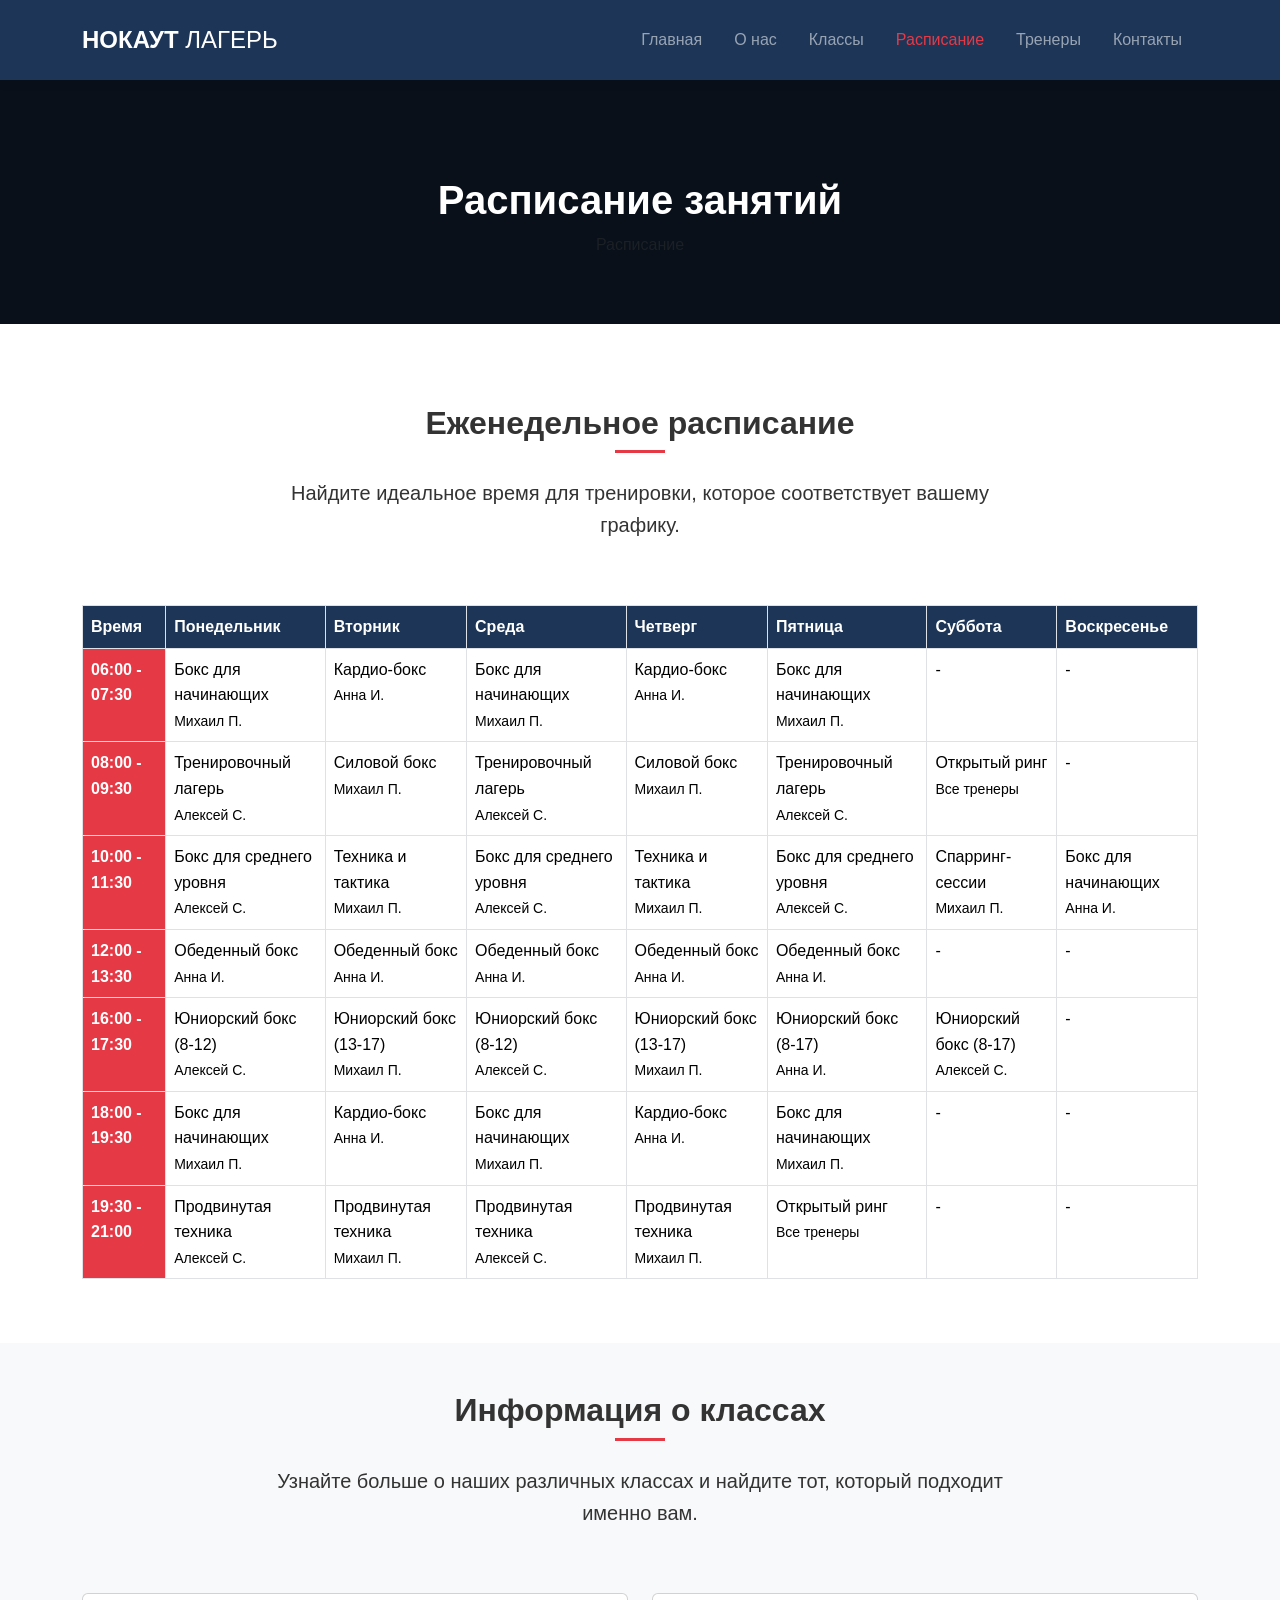
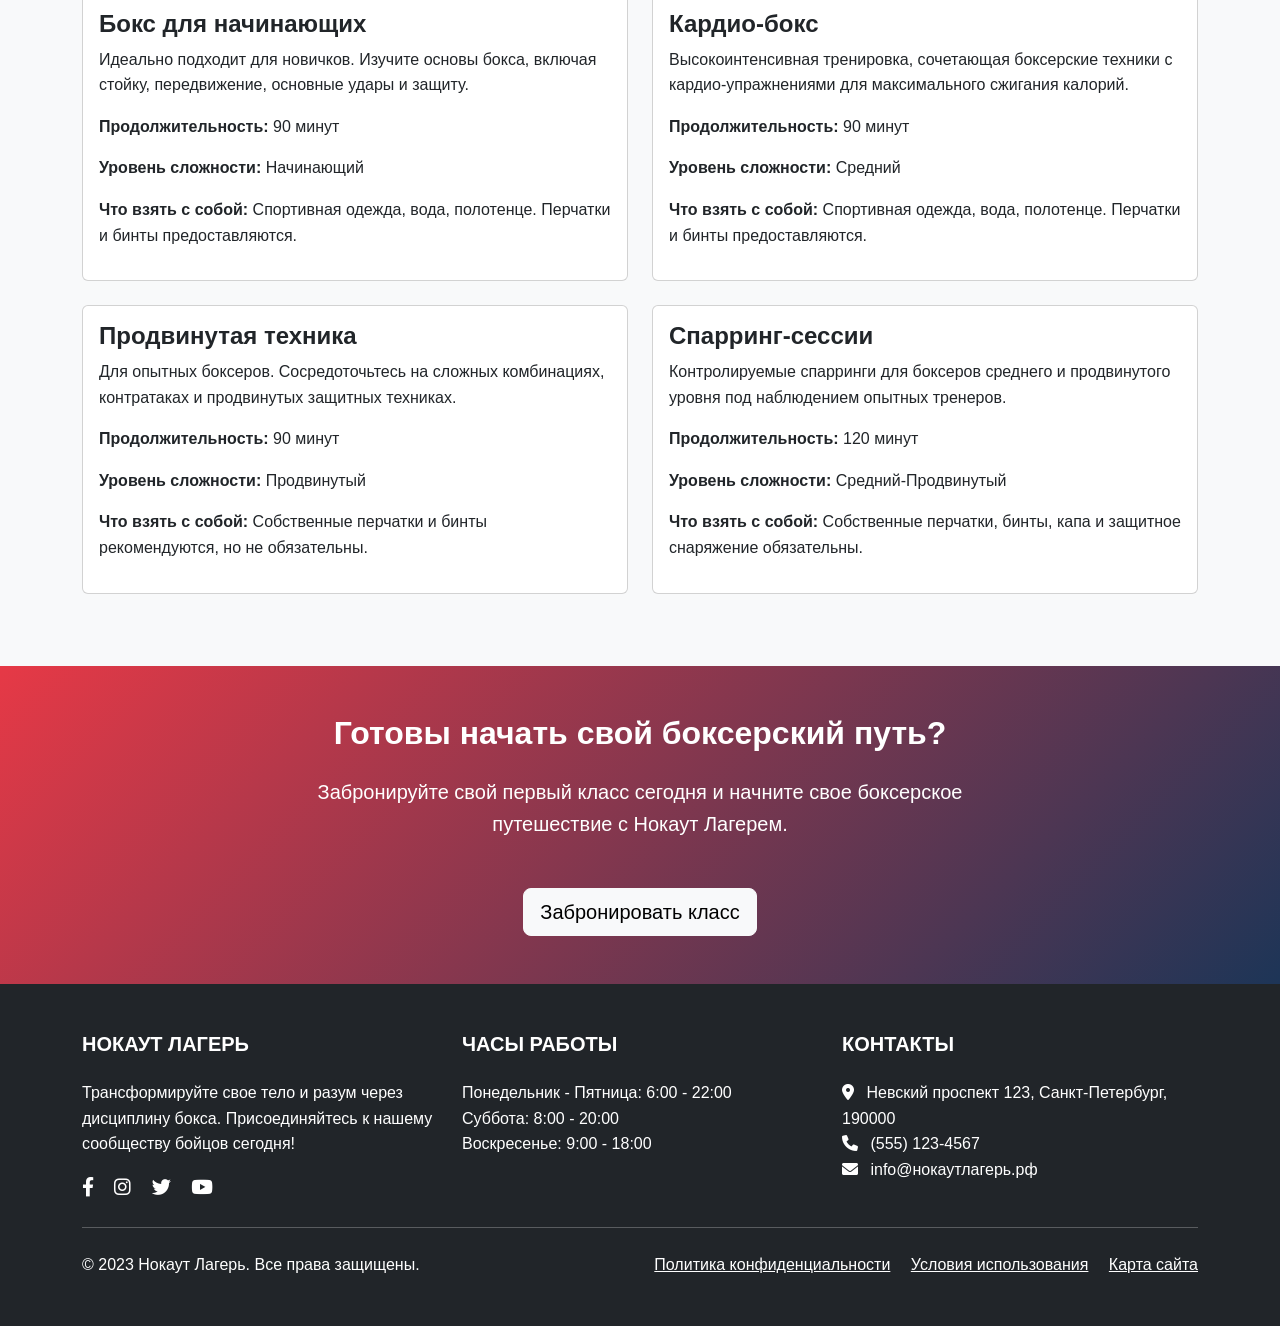
<file: schedule.html>
<!DOCTYPE html>
<html lang="ru">
<head>
    <meta charset="UTF-8">
    <meta name="viewport" content="width=device-width, initial-scale=1.0">
    <title>Расписание - Нокаут Лагерь</title>
    <link href="https://cdn.jsdelivr.net/npm/bootstrap@5.3.0/dist/css/bootstrap.min.css" rel="stylesheet">
    <link rel="stylesheet" href="https://cdnjs.cloudflare.com/ajax/libs/font-awesome/6.0.0/css/all.min.css">
    <link rel="stylesheet" href="css/style.css">
</head>
<body>
    <!-- Навигация -->
    <nav class="navbar navbar-expand-lg navbar-dark fixed-top">
        <div class="container">
            <a class="navbar-brand" href="index.html">
                <span class="fw-bold">НОКАУТ</span> ЛАГЕРЬ
            </a>
            <button class="navbar-toggler" type="button" data-bs-toggle="collapse" data-bs-target="#navbarNav">
                <span class="navbar-toggler-icon"></span>
            </button>
            <div class="collapse navbar-collapse" id="navbarNav">
                <ul class="navbar-nav ms-auto">
                    <li class="nav-item">
                        <a class="nav-link" href="index.html">Главная</a>
                    </li>
                    <li class="nav-item">
                        <a class="nav-link" href="about.html">О нас</a>
                    </li>
                    <li class="nav-item">
                        <a class="nav-link" href="classes.html">Классы</a>
                    </li>
                    <li class="nav-item">
                        <a class="nav-link active" href="schedule.html">Расписание</a>
                    </li>
                    <li class="nav-item">
                        <a class="nav-link" href="trainers.html">Тренеры</a>
                    </li>
                    <li class="nav-item">
                        <a class="nav-link" href="contact.html">Контакты</a>
                    </li>
                </ul>
            </div>
        </div>
    </nav>

    <!-- Заголовок страницы -->
    <section class="page-header">
        <div class="container">
            <div class="row">
                <div class="col-12 text-center">
                    <h1>Расписание занятий</h1>
                    <nav aria-label="breadcrumb">
                        <ol class="breadcrumb justify-content-center">
                            <li class="breadcrumb-item active" aria-current="page">Расписание</li>
                        </ol>
                    </nav>
                </div>
            </div>
        </div>
    </section>

    <!-- Секция расписания -->
    <section class="py-5">
        <div class="container">
            <div class="row mb-5">
                <div class="col-lg-8 mx-auto text-center">
                    <h2 class="section-title">Еженедельное расписание</h2>
                    <p class="lead">Найдите идеальное время для тренировки, которое соответствует вашему графику.</p>
                </div>
            </div>
            
            <div class="row">
                <div class="col-12">
                    <div class="table-responsive">
                        <table class="table table-bordered schedule-table">
                            <thead>
                                <tr>
                                    <th>Время</th>
                                    <th>Понедельник</th>
                                    <th>Вторник</th>
                                    <th>Среда</th>
                                    <th>Четверг</th>
                                    <th>Пятница</th>
                                    <th>Суббота</th>
                                    <th>Воскресенье</th>
                                </tr>
                            </thead>
                            <tbody>
                                <tr>
                                    <td class="class-time">06:00 - 07:30</td>
                                    <td>Бокс для начинающих<br><small>Михаил П.</small></td>
                                    <td>Кардио-бокс<br><small>Анна И.</small></td>
                                    <td>Бокс для начинающих<br><small>Михаил П.</small></td>
                                    <td>Кардио-бокс<br><small>Анна И.</small></td>
                                    <td>Бокс для начинающих<br><small>Михаил П.</small></td>
                                    <td>-</td>
                                    <td>-</td>
                                </tr>
                                <tr>
                                    <td class="class-time">08:00 - 09:30</td>
                                    <td>Тренировочный лагерь<br><small>Алексей С.</small></td>
                                    <td>Силовой бокс<br><small>Михаил П.</small></td>
                                    <td>Тренировочный лагерь<br><small>Алексей С.</small></td>
                                    <td>Силовой бокс<br><small>Михаил П.</small></td>
                                    <td>Тренировочный лагерь<br><small>Алексей С.</small></td>
                                    <td>Открытый ринг<br><small>Все тренеры</small></td>
                                    <td>-</td>
                                </tr>
                                <tr>
                                    <td class="class-time">10:00 - 11:30</td>
                                    <td>Бокс для среднего уровня<br><small>Алексей С.</small></td>
                                    <td>Техника и тактика<br><small>Михаил П.</small></td>
                                    <td>Бокс для среднего уровня<br><small>Алексей С.</small></td>
                                    <td>Техника и тактика<br><small>Михаил П.</small></td>
                                    <td>Бокс для среднего уровня<br><small>Алексей С.</small></td>
                                    <td>Спарринг-сессии<br><small>Михаил П.</small></td>
                                    <td>Бокс для начинающих<br><small>Анна И.</small></td>
                                </tr>
                                <tr>
                                    <td class="class-time">12:00 - 13:30</td>
                                    <td>Обеденный бокс<br><small>Анна И.</small></td>
                                    <td>Обеденный бокс<br><small>Анна И.</small></td>
                                    <td>Обеденный бокс<br><small>Анна И.</small></td>
                                    <td>Обеденный бокс<br><small>Анна И.</small></td>
                                    <td>Обеденный бокс<br><small>Анна И.</small></td>
                                    <td>-</td>
                                    <td>-</td>
                                </tr>
                                <tr>
                                    <td class="class-time">16:00 - 17:30</td>
                                    <td>Юниорский бокс (8-12)<br><small>Алексей С.</small></td>
                                    <td>Юниорский бокс (13-17)<br><small>Михаил П.</small></td>
                                    <td>Юниорский бокс (8-12)<br><small>Алексей С.</small></td>
                                    <td>Юниорский бокс (13-17)<br><small>Михаил П.</small></td>
                                    <td>Юниорский бокс (8-17)<br><small>Анна И.</small></td>
                                    <td>Юниорский бокс (8-17)<br><small>Алексей С.</small></td>
                                    <td>-</td>
                                </tr>
                                <tr>
                                    <td class="class-time">18:00 - 19:30</td>
                                    <td>Бокс для начинающих<br><small>Михаил П.</small></td>
                                    <td>Кардио-бокс<br><small>Анна И.</small></td>
                                    <td>Бокс для начинающих<br><small>Михаил П.</small></td>
                                    <td>Кардио-бокс<br><small>Анна И.</small></td>
                                    <td>Бокс для начинающих<br><small>Михаил П.</small></td>
                                    <td>-</td>
                                    <td>-</td>
                                </tr>
                                <tr>
                                    <td class="class-time">19:30 - 21:00</td>
                                    <td>Продвинутая техника<br><small>Алексей С.</small></td>
                                    <td>Продвинутая техника<br><small>Михаил П.</small></td>
                                    <td>Продвинутая техника<br><small>Алексей С.</small></td>
                                    <td>Продвинутая техника<br><small>Михаил П.</small></td>
                                    <td>Открытый ринг<br><small>Все тренеры</small></td>
                                    <td>-</td>
                                    <td>-</td>
                                </tr>
                            </tbody>
                        </table>
                    </div>
                </div>
            </div>
        </div>
    </section>

    <!-- Секция информации о классах -->
    <section class="py-5 bg-light">
        <div class="container">
            <div class="row mb-5">
                <div class="col-lg-8 mx-auto text-center">
                    <h2 class="section-title">Информация о классах</h2>
                    <p class="lead">Узнайте больше о наших различных классах и найдите тот, который подходит именно вам.</p>
                </div>
            </div>
            
            <div class="row">
                <div class="col-md-6 mb-4">
                    <div class="card h-100">
                        <div class="card-body">
                            <h4 class="card-title">Бокс для начинающих</h4>
                            <p class="card-text">Идеально подходит для новичков. Изучите основы бокса, включая стойку, передвижение, основные удары и защиту.</p>
                            <p><strong>Продолжительность:</strong> 90 минут</p>
                            <p><strong>Уровень сложности:</strong> Начинающий</p>
                            <p><strong>Что взять с собой:</strong> Спортивная одежда, вода, полотенце. Перчатки и бинты предоставляются.</p>
                        </div>
                    </div>
                </div>
                
                <div class="col-md-6 mb-4">
                    <div class="card h-100">
                        <div class="card-body">
                            <h4 class="card-title">Кардио-бокс</h4>
                            <p class="card-text">Высокоинтенсивная тренировка, сочетающая боксерские техники с кардио-упражнениями для максимального сжигания калорий.</p>
                            <p><strong>Продолжительность:</strong> 90 минут</p>
                            <p><strong>Уровень сложности:</strong> Средний</p>
                            <p><strong>Что взять с собой:</strong> Спортивная одежда, вода, полотенце. Перчатки и бинты предоставляются.</p>
                        </div>
                    </div>
                </div>
                
                <div class="col-md-6 mb-4">
                    <div class="card h-100">
                        <div class="card-body">
                            <h4 class="card-title">Продвинутая техника</h4>
                            <p class="card-text">Для опытных боксеров. Сосредоточьтесь на сложных комбинациях, контратаках и продвинутых защитных техниках.</p>
                            <p><strong>Продолжительность:</strong> 90 минут</p>
                            <p><strong>Уровень сложности:</strong> Продвинутый</p>
                            <p><strong>Что взять с собой:</strong> Собственные перчатки и бинты рекомендуются, но не обязательны.</p>
                        </div>
                    </div>
                </div>
                
                <div class="col-md-6 mb-4">
                    <div class="card h-100">
                        <div class="card-body">
                            <h4 class="card-title">Спарринг-сессии</h4>
                            <p class="card-text">Контролируемые спарринги для боксеров среднего и продвинутого уровня под наблюдением опытных тренеров.</p>
                            <p><strong>Продолжительность:</strong> 120 минут</p>
                            <p><strong>Уровень сложности:</strong> Средний-Продвинутый</p>
                            <p><strong>Что взять с собой:</strong> Собственные перчатки, бинты, капа и защитное снаряжение обязательны.</p>
                        </div>
                    </div>
                </div>
            </div>
        </div>
    </section>

    <!-- Секция призыва к действию -->
    <section class="py-5 cta">
        <div class="container">
            <div class="row">
                <div class="col-lg-8 mx-auto text-center text-white">
                    <h2 class="mb-4">Готовы начать свой боксерский путь?</h2>
                    <p class="lead mb-5">Забронируйте свой первый класс сегодня и начните свое боксерское путешествие с Нокаут Лагерем.</p>
                    <a href="contact.html" class="btn btn-light btn-lg">Забронировать класс</a>
                </div>
            </div>
        </div>
    </section>

    <!-- Подвал -->
    <footer class="bg-dark text-white py-5">
        <div class="container">
            <div class="row">
                <div class="col-md-4 mb-4 mb-md-0">
                    <h5 class="text-uppercase mb-4">Нокаут Лагерь</h5>
                    <p>Трансформируйте свое тело и разум через дисциплину бокса. Присоединяйтесь к нашему сообществу бойцов сегодня!</p>
                    <div class="social-icons">
                        <a href="#" class="me-3"><i class="fab fa-facebook-f"></i></a>
                        <a href="#" class="me-3"><i class="fab fa-instagram"></i></a>
                        <a href="#" class="me-3"><i class="fab fa-twitter"></i></a>
                        <a href="#"><i class="fab fa-youtube"></i></a>
                    </div>
                </div>
                <div class="col-md-4 mb-4 mb-md-0">
                    <h5 class="text-uppercase mb-4">Часы работы</h5>
                    <ul class="list-unstyled">
                        <li>Понедельник - Пятница: 6:00 - 22:00</li>
                        <li>Суббота: 8:00 - 20:00</li>
                        <li>Воскресенье: 9:00 - 18:00</li>
                    </ul>
                </div>
                <div class="col-md-4">
                    <h5 class="text-uppercase mb-4">Контакты</h5>
                    <ul class="list-unstyled">
                        <li><i class="fas fa-map-marker-alt me-2"></i> Невский проспект 123, Санкт-Петербург, 190000</li>
                        <li><i class="fas fa-phone me-2"></i> (555) 123-4567</li>
                        <li><i class="fas fa-envelope me-2"></i> info@нокаутлагерь.рф</li>
                    </ul>
                </div>
            </div>
            <hr class="my-4">
            <div class="row align-items-center">
                <div class="col-md-6 text-center text-md-start">
                    <p class="mb-0">&copy; 2023 Нокаут Лагерь. Все права защищены.</p>
                </div>
                <div class="col-md-6 text-center text-md-end">
                    <a href="#" class="text-white me-3">Политика конфиденциальности</a>
                    <a href="#" class="text-white me-3">Условия использования</a>
                    <a href="#" class="text-white">Карта сайта</a>
                </div>
            </div>
        </div>
    </footer>

    <script src="https://cdn.jsdelivr.net/npm/bootstrap@5.3.0/dist/js/bootstrap.bundle.min.js"></script>
    <script src="js/main.js"></script>
</body>
</html>
</file>
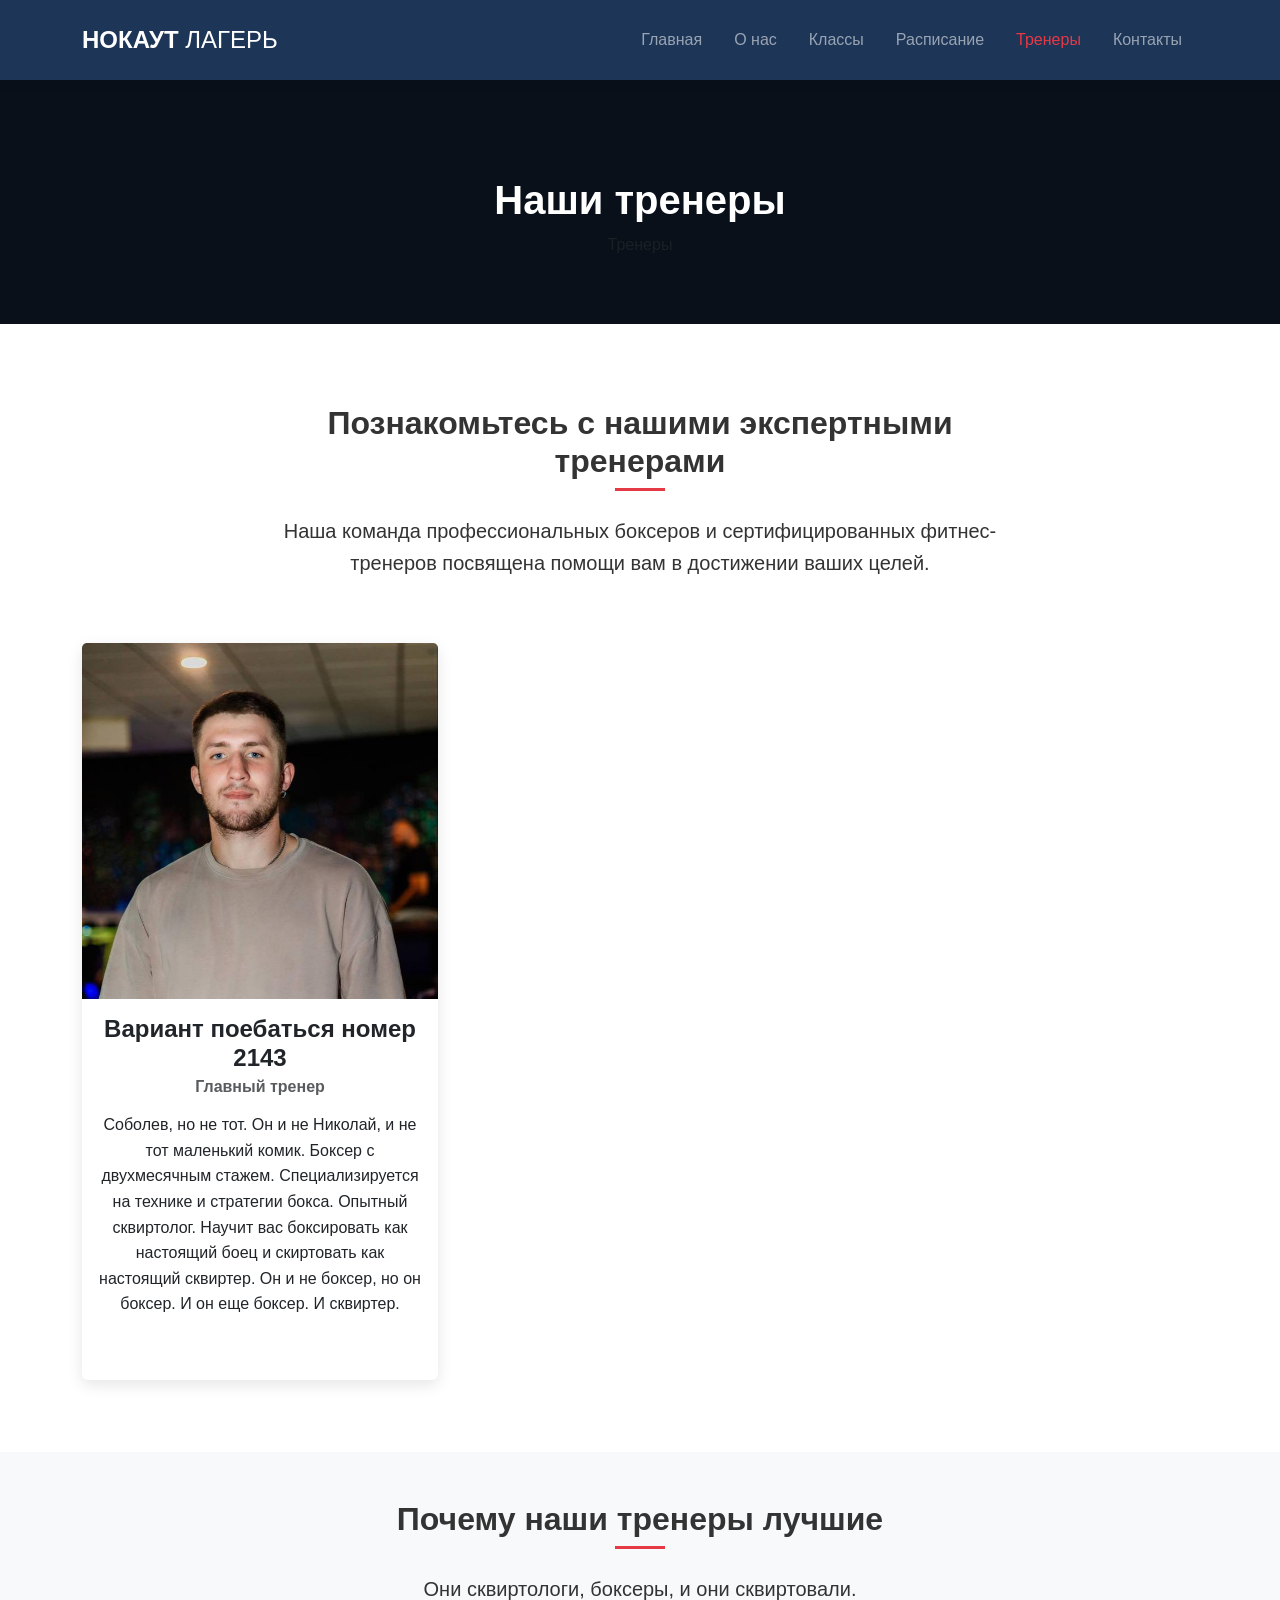
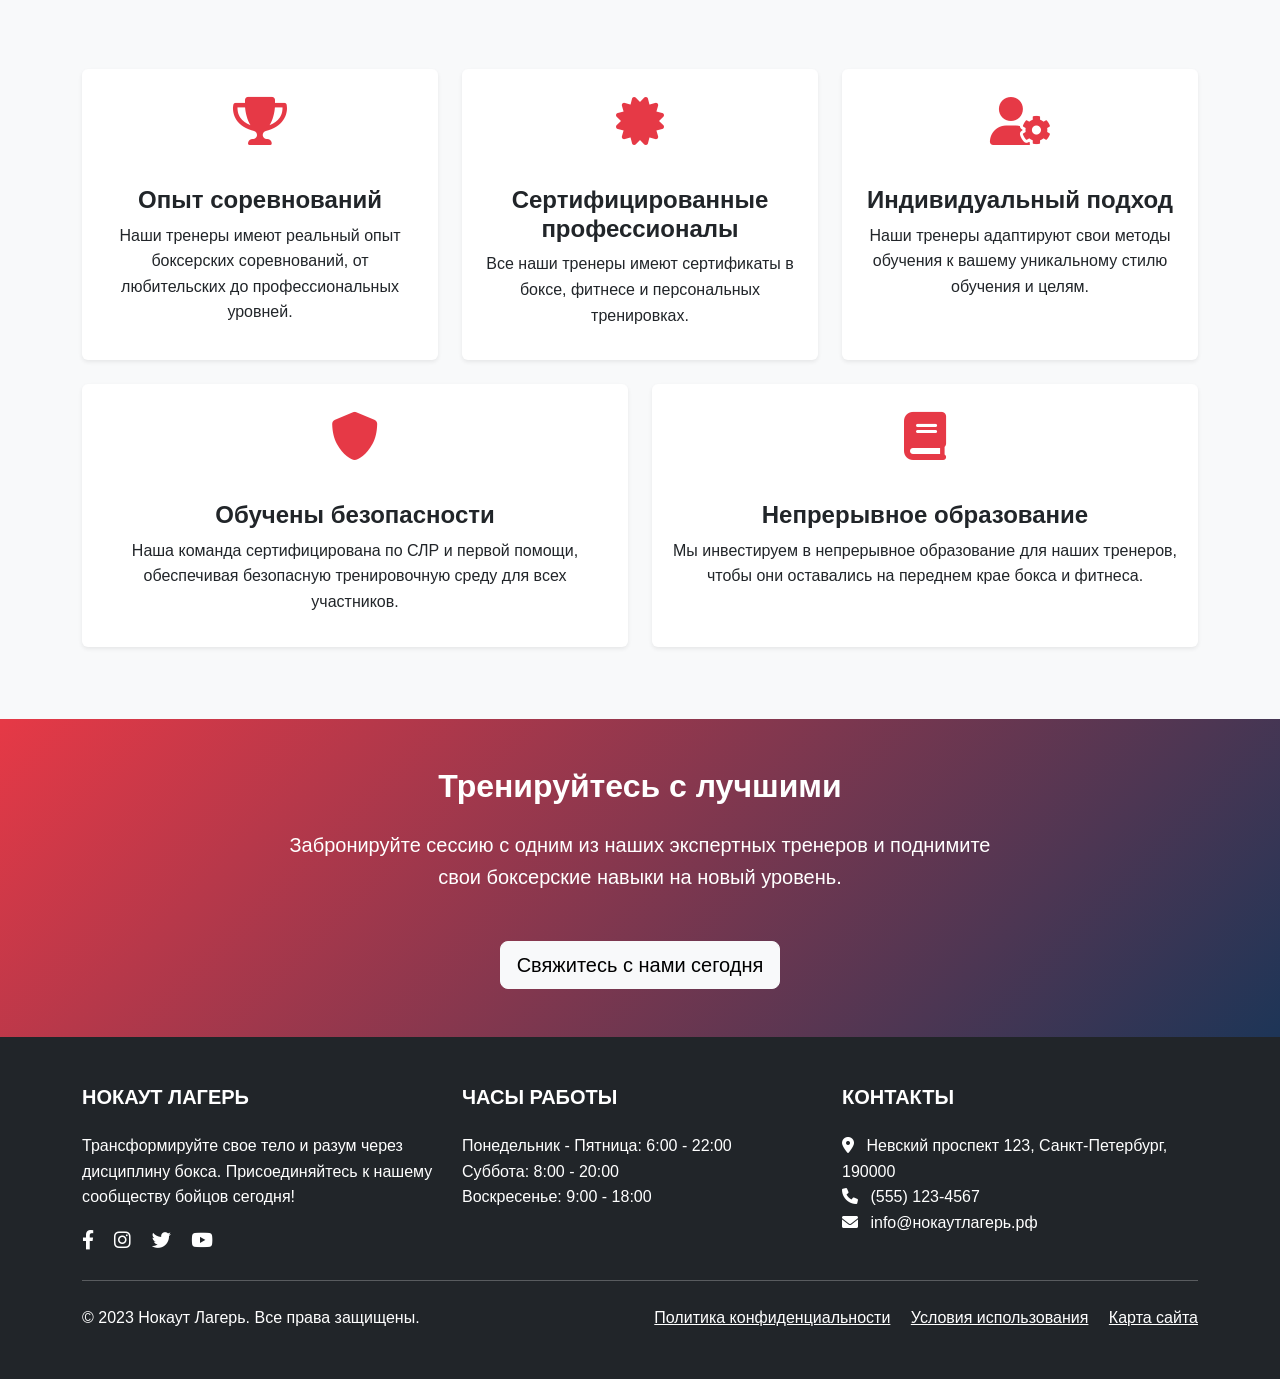
<file: trainers.html>
<!DOCTYPE html>
<html lang="ru">
<head>
    <meta charset="UTF-8">
    <meta name="viewport" content="width=device-width, initial-scale=1.0">
    <title>Наши тренеры - Нокаут Лагерь</title>
    <link href="https://cdn.jsdelivr.net/npm/bootstrap@5.3.0/dist/css/bootstrap.min.css" rel="stylesheet">
    <link rel="stylesheet" href="https://cdnjs.cloudflare.com/ajax/libs/font-awesome/6.0.0/css/all.min.css">
    <link rel="stylesheet" href="css/style.css">
</head>
<body>
    <!-- Навигация -->
    <nav class="navbar navbar-expand-lg navbar-dark fixed-top">
        <div class="container">
            <a class="navbar-brand" href="index.html">
                <span class="fw-bold">НОКАУТ</span> ЛАГЕРЬ
            </a>
            <button class="navbar-toggler" type="button" data-bs-toggle="collapse" data-bs-target="#navbarNav">
                <span class="navbar-toggler-icon"></span>
            </button>
            <div class="collapse navbar-collapse" id="navbarNav">
                <ul class="navbar-nav ms-auto">
                    <li class="nav-item">
                        <a class="nav-link" href="index.html">Главная</a>
                    </li>
                    <li class="nav-item">
                        <a class="nav-link" href="about.html">О нас</a>
                    </li>
                    <li class="nav-item">
                        <a class="nav-link" href="classes.html">Классы</a>
                    </li>
                    <li class="nav-item">
                        <a class="nav-link" href="schedule.html">Расписание</a>
                    </li>
                    <li class="nav-item">
                        <a class="nav-link active" href="trainers.html">Тренеры</a>
                    </li>
                    <li class="nav-item">
                        <a class="nav-link" href="contact.html">Контакты</a>
                    </li>
                </ul>
            </div>
        </div>
    </nav>

    <!-- Заголовок страницы -->
    <section class="page-header">
        <div class="container">
            <div class="row">
                <div class="col-12 text-center">
                    <h1>Наши тренеры</h1>
                    <nav aria-label="breadcrumb">
                        <ol class="breadcrumb justify-content-center">
                            <li class="breadcrumb-item active" aria-current="page">Тренеры</li>
                        </ol>
                    </nav>
                </div>
            </div>
        </div>
    </section>

    <!-- Секция тренеров -->
    <section class="py-5">
        <div class="container">
            <div class="row mb-5">
                <div class="col-lg-8 mx-auto text-center">
                    <h2 class="section-title">Познакомьтесь с нашими экспертными тренерами</h2>
                    <p class="lead">Наша команда профессиональных боксеров и сертифицированных фитнес-тренеров посвящена помощи вам в достижении ваших целей.</p>
                </div>
            </div>
            
            <div class="row">
                <!-- Тренер 1 -->
                <div class="col-md-6 col-lg-4 mb-4">
                    <div class="card trainer-card h-100">
                        <img src="img/mike.jpg" class="card-img-top" alt="Слава Супер">
                        <div class="card-body text-center">
                            <h4 class="card-title">Вариант поебаться номер 2143</h4>
                            <h6 class="card-subtitle mb-3 text-muted">Главный тренер</h6>
                            <p class="card-text"> Соболев, но не тот. Он и не Николай, и не тот маленький комик. Боксер с двухмесячным стажем. Специализируется на технике и стратегии бокса. Опытный сквиртолог. Научит вас боксировать как настоящий боец и скиртовать как настоящий сквиртер. Он и не боксер, но он боксер. И он еще боксер. И сквиртер.</p>
                            <div class="social-icons">
                                <a href="#" class="me-2"><i class="fab fa-facebook-f"></i></a>
                                <a href="#" class="me-2"><i class="fab fa-instagram"></i></a>
                                <a href="#"><i class="fab fa-linkedin-in"></i></a>
                            </div>
                        </div>
                    </div>
                </div>
            </div>
        </div>
    </section>

    <!-- Секция "Почему наши тренеры лучшие" -->
    <section class="py-5 bg-light">
        <div class="container">
            <div class="row mb-5">
                <div class="col-lg-8 mx-auto text-center">
                    <h2 class="section-title">Почему наши тренеры лучшие</h2>
                    <p class="lead">Они сквиртологи, боксеры, и они сквиртовали.</p>
                </div>
            </div>
            
            <div class="row">
                <div class="col-md-4 mb-4">
                    <div class="card h-100 border-0 shadow-sm">
                        <div class="card-body text-center">
                            <div class="feature-icon">
                                <i class="fas fa-trophy"></i>
                            </div>
                            <h4>Опыт соревнований</h4>
                            <p>Наши тренеры имеют реальный опыт боксерских соревнований, от любительских до профессиональных уровней.</p>
                        </div>
                    </div>
                </div>
                
                <div class="col-md-4 mb-4">
                    <div class="card h-100 border-0 shadow-sm">
                        <div class="card-body text-center">
                            <div class="feature-icon">
                                <i class="fas fa-certificate"></i>
                            </div>
                            <h4>Сертифицированные профессионалы</h4>
                            <p>Все наши тренеры имеют сертификаты в боксе, фитнесе и персональных тренировках.</p>
                        </div>
                    </div>
                </div>
                
                <div class="col-md-4 mb-4">
                    <div class="card h-100 border-0 shadow-sm">
                        <div class="card-body text-center">
                            <div class="feature-icon">
                                <i class="fas fa-user-cog"></i>
                            </div>
                            <h4>Индивидуальный подход</h4>
                            <p>Наши тренеры адаптируют свои методы обучения к вашему уникальному стилю обучения и целям.</p>
                        </div>
                    </div>
                </div>
                
                <div class="col-md-6 mb-4">
                    <div class="card h-100 border-0 shadow-sm">
                        <div class="card-body text-center">
                            <div class="feature-icon">
                                <i class="fas fa-shield-alt"></i>
                            </div>
                            <h4>Обучены безопасности</h4>
                            <p>Наша команда сертифицирована по СЛР и первой помощи, обеспечивая безопасную тренировочную среду для всех участников.</p>
                        </div>
                    </div>
                </div>
                
                <div class="col-md-6 mb-4">
                    <div class="card h-100 border-0 shadow-sm">
                        <div class="card-body text-center">
                            <div class="feature-icon">
                                <i class="fas fa-book"></i>
                            </div>
                            <h4>Непрерывное образование</h4>
                            <p>Мы инвестируем в непрерывное образование для наших тренеров, чтобы они оставались на переднем крае бокса и фитнеса.</p>
                        </div>
                    </div>
                </div>
            </div>
        </div>
    </section>

    <!-- Секция призыва к действию -->
    <section class="py-5 cta">
        <div class="container">
            <div class="row">
                <div class="col-lg-8 mx-auto text-center text-white">
                    <h2 class="mb-4">Тренируйтесь с лучшими</h2>
                    <p class="lead mb-5">Забронируйте сессию с одним из наших экспертных тренеров и поднимите свои боксерские навыки на новый уровень.</p>
                    <a href="contact.html" class="btn btn-light btn-lg">Свяжитесь с нами сегодня</a>
                </div>
            </div>
        </div>
    </section>

    <!-- Подвал -->
    <footer class="bg-dark text-white py-5">
        <div class="container">
            <div class="row">
                <div class="col-md-4 mb-4 mb-md-0">
                    <h5 class="text-uppercase mb-4">Нокаут Лагерь</h5>
                    <p>Трансформируйте свое тело и разум через дисциплину бокса. Присоединяйтесь к нашему сообществу бойцов сегодня!</p>
                    <div class="social-icons">
                        <a href="#" class="me-3"><i class="fab fa-facebook-f"></i></a>
                        <a href="#" class="me-3"><i class="fab fa-instagram"></i></a>
                        <a href="#" class="me-3"><i class="fab fa-twitter"></i></a>
                        <a href="#"><i class="fab fa-youtube"></i></a>
                    </div>
                </div>
                <div class="col-md-4 mb-4 mb-md-0">
                    <h5 class="text-uppercase mb-4">Часы работы</h5>
                    <ul class="list-unstyled">
                        <li>Понедельник - Пятница: 6:00 - 22:00</li>
                        <li>Суббота: 8:00 - 20:00</li>
                        <li>Воскресенье: 9:00 - 18:00</li>
                    </ul>
                </div>
                <div class="col-md-4">
                    <h5 class="text-uppercase mb-4">Контакты</h5>
                    <ul class="list-unstyled">
                        <li><i class="fas fa-map-marker-alt me-2"></i> Невский проспект 123, Санкт-Петербург, 190000</li>
                        <li><i class="fas fa-phone me-2"></i> (555) 123-4567</li>
                        <li><i class="fas fa-envelope me-2"></i> info@нокаутлагерь.рф</li>
                    </ul>
                </div>
            </div>
            <hr class="my-4">
            <div class="row align-items-center">
                <div class="col-md-6 text-center text-md-start">
                    <p class="mb-0">&copy; 2023 Нокаут Лагерь. Все права защищены.</p>
                </div>
                <div class="col-md-6 text-center text-md-end">
                    <a href="#" class="text-white me-3">Политика конфиденциальности</a>
                    <a href="#" class="text-white me-3">Условия использования</a>
                    <a href="#" class="text-white">Карта сайта</a>
                </div>
            </div>
        </div>
    </footer>

    <script src="https://cdn.jsdelivr.net/npm/bootstrap@5.3.0/dist/js/bootstrap.bundle.min.js"></script>
    <script src="js/main.js"></script>
</body>
</html>
</file>
<file: css/style.css>
/* Global Styles */
:root {
    --primary-color: #e63946;
    --dark-color: #1d3557;
    --light-color: #f1faee;
    --secondary-color: #457b9d;
    --tertiary-color: #a8dadc;
}

body {
    font-family: 'Roboto', sans-serif;
    color: #333;
    line-height: 1.6;
    padding-top: 76px; /* For fixed navbar */
}

h1, h2, h3, h4, h5, h6 {
    font-weight: 700;
}

.section-title {
    position: relative;
    margin-bottom: 1.5rem;
    font-weight: 700;
}

.section-title::after {
    content: '';
    display: block;
    width: 50px;
    height: 3px;
    background-color: var(--primary-color);
    margin: 0.5rem auto 0;
}

/* Navbar */
.navbar {
    background-color: var(--dark-color);
    box-shadow: 0 2px 10px rgba(0, 0, 0, 0.1);
    transition: all 0.3s ease;
}

.navbar-brand {
    font-size: 1.5rem;
}

.nav-link {
    font-weight: 500;
    padding: 0.5rem 1rem !important;
    transition: all 0.3s ease;
}

.nav-link:hover, .nav-link.active {
    color: var(--primary-color) !important;
}

/* Hero Section - только градиент */
.hero {
    height: 100vh;
    min-height: 600px;
    background: linear-gradient(135deg, #1d3557 0%, #457b9d 100%);
    position: relative;
    color: white;
}

/* Удалить класс no-image, так как он больше не нужен */
.hero-overlay {
    position: absolute;
    top: 0;
    left: 0;
    width: 100%;
    height: 100%;
    background-color: rgba(0, 0, 0, 0.5); /* Уменьшил непрозрачность для лучшей видимости */
}

/* Feature Boxes */
.feature-box {
    padding: 2rem;
    transition: all 0.3s ease;
    height: 100%;
}

.feature-box:hover {
    transform: translateY(-10px);
}

.feature-icon {
    font-size: 3rem;
    margin-bottom: 1.5rem;
    color: var(--primary-color);
}

/* Class Cards */
.class-card {
    transition: all 0.3s ease;
    border: none;
    box-shadow: 0 5px 15px rgba(0, 0, 0, 0.1);
    overflow: hidden;
}

.class-card:hover {
    transform: translateY(-10px);
    box-shadow: 0 15px 30px rgba(0, 0, 0, 0.2);
}

.class-card img {
    height: 200px;
    object-fit: cover;
    transition: all 0.5s ease;
}

.class-card:hover img {
    transform: scale(1.1);
}

/* Testimonials */
.testimonials {
    background-color: var(--dark-color);
}

.testimonial-card {
    background-color: rgba(255, 255, 255, 0.1);
    border-radius: 10px;
    padding: 2rem;
    height: 100%;
}

.testimonial-content {
    margin-bottom: 1.5rem;
    font-style: italic;
}

.testimonial-author img {
    width: 50px;
    height: 50px;
    object-fit: cover;
}

/* Trainer Cards */
.trainer-card {
    border: none;
    box-shadow: 0 5px 15px rgba(0, 0, 0, 0.1);
    transition: all 0.3s ease;
}

.trainer-card:hover {
    transform: translateY(-10px);
    box-shadow: 0 15px 30px rgba(0, 0, 0, 0.2);
}

/* CTA Section - только градиент */
.cta {
    background: linear-gradient(135deg, #e63946 0%, #1d3557 100%);
    color: white;
    padding: 80px 0;
}

/* Page Header */
.page-header {
    background: linear-gradient(rgba(0, 0, 0, 0.7), rgba(0, 0, 0, 0.7)), #1d3557;
    color: white;
    padding: 100px 0 50px;
    margin-bottom: 2rem;
}

/* Facility Cards */
.facility-card {
    position: relative;
    overflow: hidden;
    border-radius: 10px;
    margin-bottom: 1.5rem;
}

.facility-card img {
    transition: all 0.5s ease;
}

.facility-overlay {
    position: absolute;
    bottom: 0;
    left: 0;
    right: 0;
    background-color: rgba(0, 0, 0, 0.7);
    color: white;
    padding: 1rem;
    transform: translateY(100%);
    transition: all 0.3s ease;
}

.facility-card:hover img {
    transform: scale(1.1);
}

.facility-card:hover .facility-overlay {
    transform: translateY(0);
}

/* Value Cards */
.value-card {
    padding: 1.5rem;
    height: 100%;
}

.value-icon {
    font-size: 2.5rem;
    margin-bottom: 1rem;
    color: var(--primary-color);
}

/* Schedule Table */
.schedule-table th {
    background-color: var(--dark-color);
    color: white;
}

.schedule-table .class-time {
    background-color: var(--primary-color);
    color: white;
    font-weight: 700;
}

/* Social Icons */
.social-icons a {
    color: white;
    font-size: 1.2rem;
    transition: all 0.3s ease;
}

.social-icons a:hover {
    color: var(--primary-color);
}

/* Footer */
footer {
    background-color: var(--dark-color);
}

/* Responsive */
@media (max-width: 768px) {
    .hero {
        height: 70vh;
    }
}
</file>
